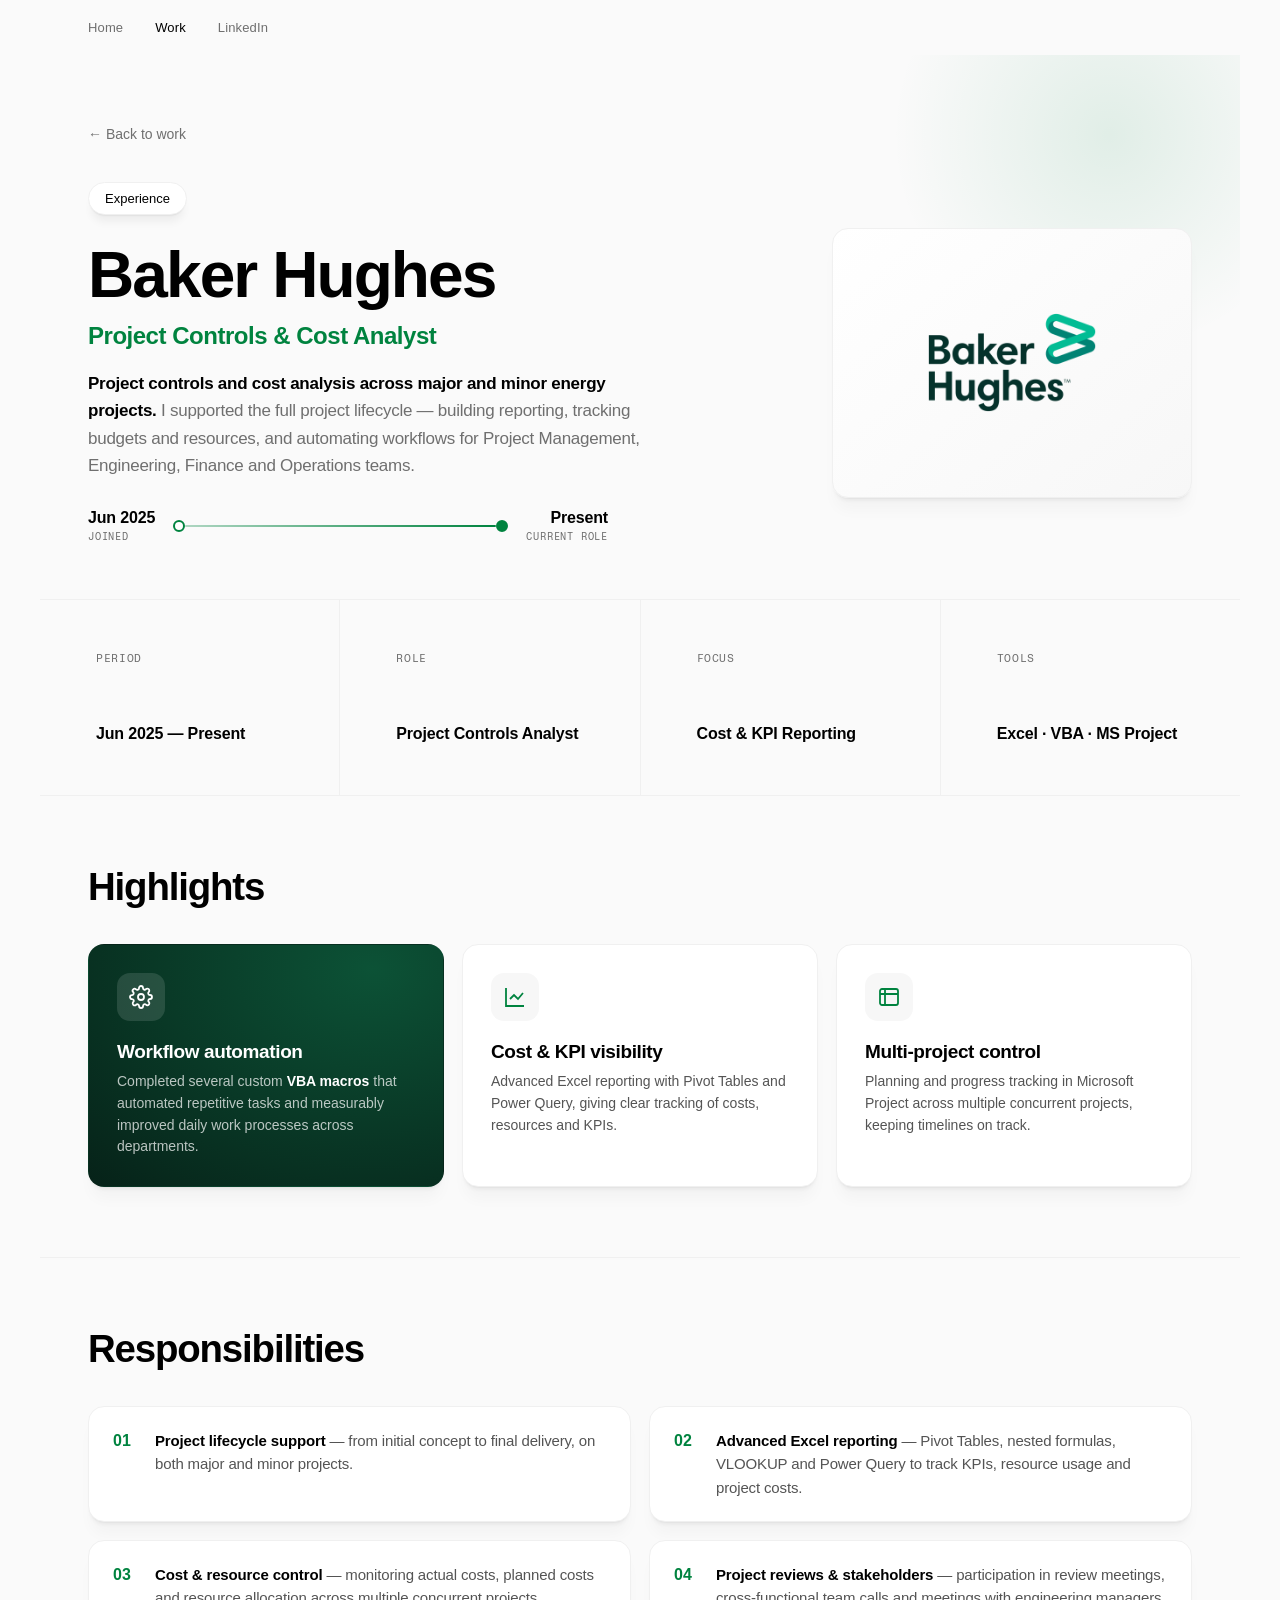
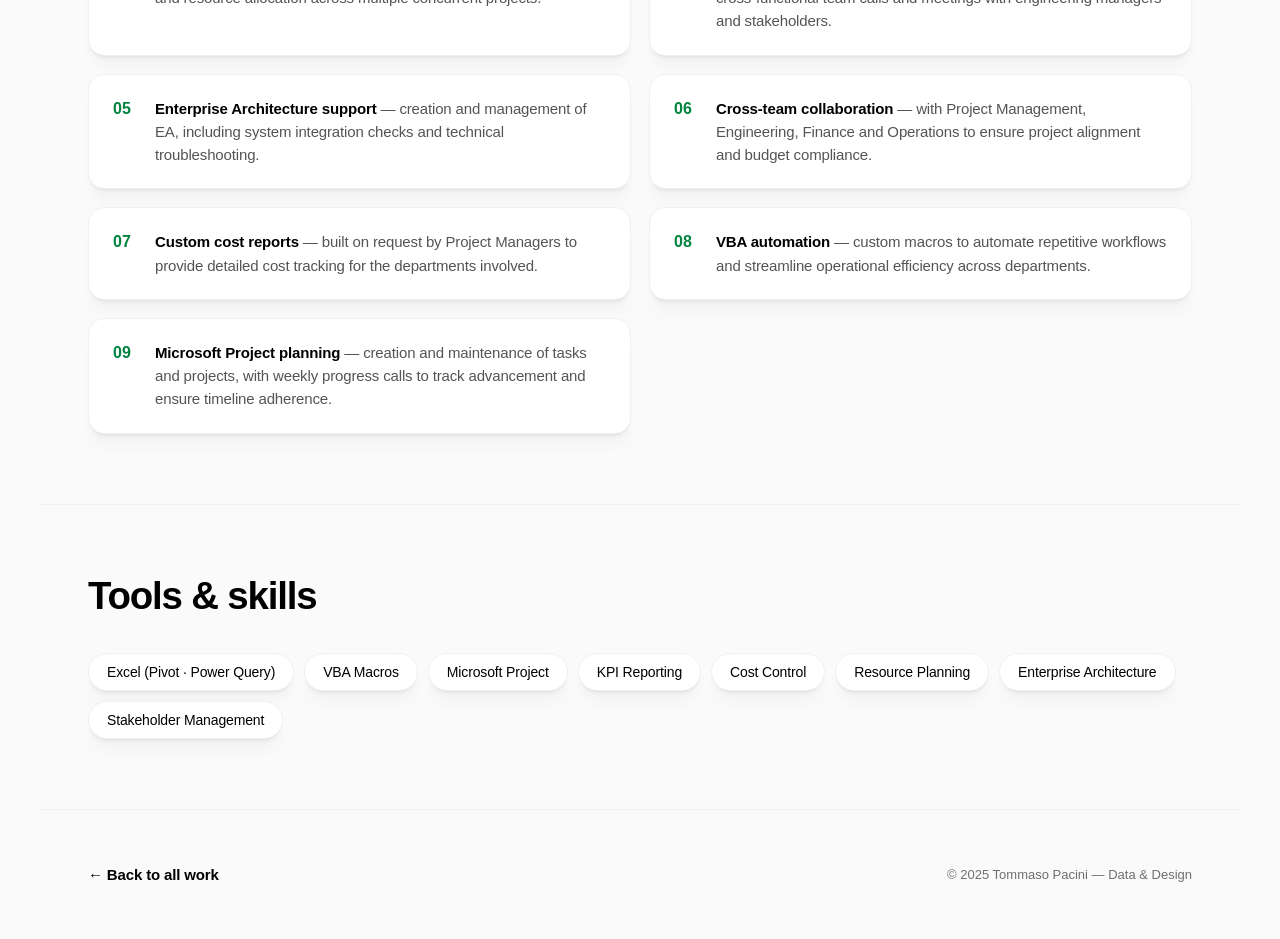
<file: baker-hughes.html>
<!DOCTYPE html>
<html lang="en">
<head>
<meta charset="UTF-8">
<meta name="viewport" content="width=device-width, initial-scale=1.0">
<title>Baker Hughes — Tommaso Pacini</title>
<link rel="icon" type="image/png" href="favicon.png">
<link rel="apple-touch-icon" href="apple-touch-icon.png">
<link rel="preconnect" href="https://rsms.me/">
<link rel="stylesheet" href="https://rsms.me/inter/inter.css">
<link rel="preconnect" href="https://fonts.googleapis.com">
<link rel="preconnect" href="https://fonts.gstatic.com" crossorigin>
<link href="https://fonts.googleapis.com/css2?family=Fragment+Mono&display=swap" rel="stylesheet">
<style>
:root {
  --white:#fff; --g-50:#fafafa; --g-100:#f7f7f7; --g-150:#f0f0f0; --g-200:#dedede;
  --g-300:#949494; --g-500:#6f6f6f; --g-600:#545454; --g-800:#2b2b2b; --black:#000;
  --bh:#00833f; --bh-dark:#0a3d2b;
  --font-display:'InterDisplay','Inter Display','Inter',sans-serif;
  --font-body:'Inter',sans-serif; --font-mono:'Fragment Mono',monospace;
  --r-card:16px; --r-pill:100px;
  --shadow-card:0px 0.597144px 0.597144px -0.9375px rgba(0,0,0,0.07),0px 1.81088px 1.81088px -1.875px rgba(0,0,0,0.07),0px 4.78699px 4.78699px -2.8125px rgba(0,0,0,0.06),0px 15px 15px -3.75px rgba(0,0,0,0.03);
  --shadow-float:0px 0.602187px 0.602187px -1.25px rgba(0,0,0,0.18),0px 2.288533px 2.288533px -2.5px rgba(0,0,0,0.16),0px 10px 10px -3.75px rgba(0,0,0,0.06);
  --ease:cubic-bezier(0.44,0,0.56,1); --ease-spring:cubic-bezier(0.22,1,0.36,1);
}
*,*::before,*::after{box-sizing:border-box;margin:0;padding:0;}
html{scroll-behavior:smooth;}
body{font-family:var(--font-body);background:var(--white);color:var(--black);-webkit-font-smoothing:antialiased;overflow-x:hidden;}
.frame{max-width:1200px;margin:0 auto;border-left:1px solid var(--g-150);border-right:1px solid var(--g-150);background:var(--g-50);min-height:100vh;}

/* NAV */
nav{position:sticky;top:0;z-index:300;background:rgba(250,250,250,0.88);backdrop-filter:blur(12px);-webkit-backdrop-filter:blur(12px);padding:20px 0;}
.nav-inner{display:flex;align-items:center;gap:32px;max-width:1200px;margin:0 auto;padding:0 48px;}
nav a{font-size:13px;letter-spacing:0.01em;color:var(--g-500);text-decoration:none;transition:color .25s var(--ease);}
nav a:hover,nav a.active{color:var(--black);}

/* HERO */
.hero{padding:70px 48px 56px;border-bottom:1px solid var(--g-150);}
.back{display:inline-flex;align-items:center;gap:8px;font-size:14px;font-weight:500;color:var(--g-500);text-decoration:none;margin-bottom:40px;transition:gap .25s var(--ease),color .25s var(--ease);}
.back:hover{gap:12px;color:var(--black);}
.badge{display:inline-flex;align-items:center;gap:8px;background:var(--white);border:1px solid var(--g-150);border-radius:var(--r-pill);padding:8px 16px;font-size:13px;font-weight:500;color:var(--black);box-shadow:var(--shadow-float);margin-bottom:28px;}
.hero-grid{display:grid;grid-template-columns:1fr 360px;gap:48px;align-items:center;}
.hero h1{font-family:var(--font-display);font-size:clamp(40px,5vw,68px);font-weight:600;letter-spacing:-0.03em;line-height:1.02;margin-bottom:14px;}
.role{font-family:var(--font-display);font-size:clamp(18px,2vw,24px);font-weight:600;letter-spacing:-0.02em;color:var(--bh);margin-bottom:20px;}
.intro{font-size:17px;font-weight:500;letter-spacing:-0.015em;line-height:1.6;color:var(--g-500);max-width:560px;}
.intro strong{color:var(--black);font-weight:600;}
.logo-card{background:linear-gradient(140deg,#fff,var(--g-100));border:1px solid var(--g-150);border-radius:var(--r-card);box-shadow:var(--shadow-card);aspect-ratio:4/3;display:flex;align-items:center;justify-content:center;padding:36px;}
.logo-card img{max-width:78%;height:auto;}

/* META */
.meta{display:grid;grid-template-columns:repeat(4,1fr);gap:1px;background:var(--g-150);border-bottom:1px solid var(--g-150);}
.meta div{background:var(--g-50);padding:26px 28px;}
.meta .k{font-family:var(--font-mono);font-size:11px;letter-spacing:.06em;text-transform:uppercase;color:var(--g-500);margin-bottom:8px;}
.meta .v{font-family:var(--font-display);font-size:16px;font-weight:600;letter-spacing:-0.01em;color:var(--black);}

/* SECTION */
.sec{padding:70px 48px;border-bottom:1px solid var(--g-150);}
.eyebrow{font-family:var(--font-mono);font-size:12px;letter-spacing:.06em;text-transform:uppercase;color:var(--g-500);margin-bottom:14px;}
.sec h2{font-family:var(--font-display);font-size:clamp(26px,3vw,40px);font-weight:600;letter-spacing:-0.03em;line-height:1.1;margin-bottom:36px;}

/* responsibilities */
.resp{list-style:none;display:grid;grid-template-columns:1fr 1fr;gap:18px;}
.resp li{display:flex;gap:16px;background:var(--white);border:1px solid var(--g-150);border-radius:var(--r-card);box-shadow:var(--shadow-card);padding:22px 24px;align-items:flex-start;}
.resp .n{font-family:var(--font-display);font-size:16px;font-weight:600;color:var(--bh);flex-shrink:0;width:26px;line-height:1.5;}
.resp p{font-size:15px;font-weight:450;letter-spacing:-0.01em;line-height:1.55;color:var(--g-600);}
.resp p b{color:var(--black);font-weight:600;}

/* tools */
.tools{display:flex;flex-wrap:wrap;gap:10px;}
.tool{background:var(--white);border:1px solid var(--g-150);border-radius:var(--r-pill);padding:10px 18px;font-size:14px;font-weight:500;letter-spacing:-0.01em;color:var(--black);box-shadow:var(--shadow-card);}

/* footer */
.foot{padding:56px 48px;display:flex;align-items:center;justify-content:space-between;gap:24px;flex-wrap:wrap;}
.foot a.cta{display:inline-flex;align-items:center;gap:8px;background:none;color:var(--black);font-family:var(--font-display);font-size:15px;font-weight:600;letter-spacing:-0.01em;text-decoration:none;padding:0;transition:gap .25s var(--ease);}
.foot a.cta:hover{gap:12px;}
.foot .muted{font-size:13px;color:var(--g-500);}

/* ambient accent nell'hero */
.hero{position:relative;overflow:hidden;}
.hero::before{content:'';position:absolute;top:-140px;right:-90px;width:440px;height:440px;border-radius:50%;background:radial-gradient(circle,rgba(0,131,63,0.10),transparent 70%);pointer-events:none;}
.hero>*{position:relative;z-index:1;}

@keyframes pulse{0%,100%{box-shadow:0 0 0 0 rgba(0,131,63,.4);}50%{box-shadow:0 0 0 7px rgba(0,131,63,0);}}

/* timeline periodo */
.timeline{display:flex;align-items:center;gap:18px;margin-top:30px;max-width:520px;}
.tl-end{display:flex;flex-direction:column;gap:3px;}
.tl-end.right{align-items:flex-end;text-align:right;}
.tl-date{font-family:var(--font-display);font-size:16px;font-weight:600;letter-spacing:-0.01em;color:var(--black);}
.tl-label{font-family:var(--font-mono);font-size:10px;letter-spacing:.08em;text-transform:uppercase;color:var(--g-500);}
.tl-track{flex:1;display:flex;align-items:center;}
.tl-line{flex:1;height:2px;background:linear-gradient(90deg,rgba(0,131,63,.3),var(--bh));border-radius:2px;}
.tl-node{width:12px;height:12px;border-radius:50%;background:var(--white);border:2px solid var(--bh);flex-shrink:0;}
.tl-node.now{background:var(--bh);border-color:var(--bh);animation:pulse 2.2s ease-in-out infinite;}

/* highlights */
.hl-grid{display:grid;grid-template-columns:repeat(3,1fr);gap:18px;}
.hl-card{background:var(--white);border:1px solid var(--g-150);border-radius:var(--r-card);box-shadow:var(--shadow-card);padding:28px;transition:transform .3s var(--ease-spring),box-shadow .3s var(--ease-spring);}
.hl-card:hover{transform:translateY(-4px);box-shadow:var(--shadow-card),0 24px 44px -20px rgba(0,0,0,.22);}
.hl-card.accent{background:radial-gradient(120% 130% at 80% 10%,#0c5236,#062017);border-color:transparent;color:#fff;}
.hl-ico{width:48px;height:48px;border-radius:13px;background:var(--g-100);display:flex;align-items:center;justify-content:center;color:var(--bh);margin-bottom:20px;}
.hl-card.accent .hl-ico{background:rgba(255,255,255,.12);color:#fff;}
.hl-title{font-family:var(--font-display);font-size:19px;font-weight:600;letter-spacing:-0.02em;margin-bottom:8px;color:var(--black);}
.hl-card.accent .hl-title{color:#fff;}
.hl-card p{font-size:14px;line-height:1.55;color:var(--g-600);}
.hl-card.accent p{color:rgba(255,255,255,.72);}

@media(max-width:960px){
  .nav-inner,.hero,.sec,.foot{padding-left:28px;padding-right:28px;}
  .hero-grid{grid-template-columns:1fr;}
  .logo-card{max-width:320px;}
  .meta{grid-template-columns:1fr 1fr;}
  .resp{grid-template-columns:1fr;}
  .hl-grid{grid-template-columns:1fr;}
}
/* ── a11y (apple-design): focus visibile da tastiera + reduced motion ── */
a:focus-visible,button:focus-visible,.btn:focus-visible,.btn-dark:focus-visible,.btn-ghost:focus-visible,.contact-btn:focus-visible,.cta-white:focus-visible,.cta-ghost:focus-visible,[tabindex]:focus-visible{outline:2px solid #1a6dff;outline-offset:3px;border-radius:6px;}
@media (prefers-reduced-motion: reduce){*,*::before,*::after{animation-duration:.001ms!important;animation-iteration-count:1!important;transition-duration:.001ms!important;scroll-behavior:auto!important;}}
/* grigio uniforme edge-to-edge (rimosse strisce/bordi bianchi laterali) */
body{background:#fafafa!important;}
.page-frame,.frame{border-left:none!important;border-right:none!important;}
</style>
</head>
<body>
<div class="frame">

  <nav>
    <div class="nav-inner">
      <a href="index.html">Home</a>
      <a href="work.html" class="active">Work</a>
      <a href="https://www.linkedin.com/in/tommaso-pacini-035a2924a/" target="_blank">LinkedIn</a>
    </div>
  </nav>

  <!-- HERO -->
  <section class="hero">
    <a class="back" href="work.html">← Back to work</a>
    <div class="hero-grid">
      <div>
        <span class="badge">Experience</span>
        <h1>Baker Hughes</h1>
        <div class="role">Project Controls &amp; Cost Analyst</div>
        <p class="intro">
          <strong>Project controls and cost analysis across major and minor energy projects.</strong>
          I supported the full project lifecycle — building reporting, tracking budgets and resources, and automating
          workflows for Project Management, Engineering, Finance and Operations teams.
        </p>

        <div class="timeline">
          <div class="tl-end">
            <span class="tl-date">Jun 2025</span>
            <span class="tl-label">Joined</span>
          </div>
          <div class="tl-track">
            <span class="tl-node"></span>
            <span class="tl-line"></span>
            <span class="tl-node now"></span>
          </div>
          <div class="tl-end right">
            <span class="tl-date">Present</span>
            <span class="tl-label">Current role</span>
          </div>
        </div>
      </div>
      <div class="logo-card">
        <img src="images/baker-hughes.png" alt="Baker Hughes">
      </div>
    </div>
  </section>

  <!-- META -->
  <div class="meta">
    <div><div class="k">Period</div><div class="v">Jun 2025 — Present</div></div>
    <div><div class="k">Role</div><div class="v">Project Controls Analyst</div></div>
    <div><div class="k">Focus</div><div class="v">Cost &amp; KPI Reporting</div></div>
    <div><div class="k">Tools</div><div class="v">Excel · VBA · MS Project</div></div>
  </div>

  <!-- HIGHLIGHTS -->
  <section class="sec">
    <h2>Highlights</h2>
    <div class="hl-grid">
      <div class="hl-card accent">
        <div class="hl-ico"><svg width="24" height="24" viewBox="0 0 24 24" fill="none" stroke="currentColor" stroke-width="1.8"><path d="M12 15a3 3 0 1 0 0-6 3 3 0 0 0 0 6z"/><path d="M19.4 15a1.65 1.65 0 0 0 .33 1.82l.06.06a2 2 0 1 1-2.83 2.83l-.06-.06a1.65 1.65 0 0 0-1.82-.33 1.65 1.65 0 0 0-1 1.51V21a2 2 0 0 1-4 0v-.09A1.65 1.65 0 0 0 9 19.4a1.65 1.65 0 0 0-1.82.33l-.06.06a2 2 0 1 1-2.83-2.83l.06-.06a1.65 1.65 0 0 0 .33-1.82 1.65 1.65 0 0 0-1.51-1H3a2 2 0 0 1 0-4h.09A1.65 1.65 0 0 0 4.6 9a1.65 1.65 0 0 0-.33-1.82l-.06-.06a2 2 0 1 1 2.83-2.83l.06.06a1.65 1.65 0 0 0 1.82.33H9a1.65 1.65 0 0 0 1-1.51V3a2 2 0 0 1 4 0v.09a1.65 1.65 0 0 0 1 1.51 1.65 1.65 0 0 0 1.82-.33l.06-.06a2 2 0 1 1 2.83 2.83l-.06.06a1.65 1.65 0 0 0-.33 1.82V9a1.65 1.65 0 0 0 1.51 1H21a2 2 0 0 1 0 4h-.09a1.65 1.65 0 0 0-1.51 1z"/></svg></div>
        <div class="hl-title">Workflow automation</div>
        <p>Completed several custom <b style="color:#fff">VBA macros</b> that automated repetitive tasks and measurably improved daily work processes across departments.</p>
      </div>
      <div class="hl-card">
        <div class="hl-ico"><svg width="24" height="24" viewBox="0 0 24 24" fill="none" stroke="currentColor" stroke-width="1.8"><path d="M3 3v18h18"/><path d="M7 14l4-4 4 4 5-6"/></svg></div>
        <div class="hl-title">Cost &amp; KPI visibility</div>
        <p>Advanced Excel reporting with Pivot Tables and Power Query, giving clear tracking of costs, resources and KPIs.</p>
      </div>
      <div class="hl-card">
        <div class="hl-ico"><svg width="24" height="24" viewBox="0 0 24 24" fill="none" stroke="currentColor" stroke-width="1.8"><rect x="3" y="4" width="18" height="16" rx="2"/><path d="M3 9h18M8 4v16"/></svg></div>
        <div class="hl-title">Multi-project control</div>
        <p>Planning and progress tracking in Microsoft Project across multiple concurrent projects, keeping timelines on track.</p>
      </div>
    </div>
  </section>

  <!-- RESPONSIBILITIES -->
  <section class="sec">
    <h2>Responsibilities</h2>
    <ul class="resp">
      <li><span class="n">01</span><p><b>Project lifecycle support</b> — from initial concept to final delivery, on both major and minor projects.</p></li>
      <li><span class="n">02</span><p><b>Advanced Excel reporting</b> — Pivot Tables, nested formulas, VLOOKUP and Power Query to track KPIs, resource usage and project costs.</p></li>
      <li><span class="n">03</span><p><b>Cost &amp; resource control</b> — monitoring actual costs, planned costs and resource allocation across multiple concurrent projects.</p></li>
      <li><span class="n">04</span><p><b>Project reviews &amp; stakeholders</b> — participation in review meetings, cross-functional team calls and meetings with engineering managers and stakeholders.</p></li>
      <li><span class="n">05</span><p><b>Enterprise Architecture support</b> — creation and management of EA, including system integration checks and technical troubleshooting.</p></li>
      <li><span class="n">06</span><p><b>Cross-team collaboration</b> — with Project Management, Engineering, Finance and Operations to ensure project alignment and budget compliance.</p></li>
      <li><span class="n">07</span><p><b>Custom cost reports</b> — built on request by Project Managers to provide detailed cost tracking for the departments involved.</p></li>
      <li><span class="n">08</span><p><b>VBA automation</b> — custom macros to automate repetitive workflows and streamline operational efficiency across departments.</p></li>
      <li><span class="n">09</span><p><b>Microsoft Project planning</b> — creation and maintenance of tasks and projects, with weekly progress calls to track advancement and ensure timeline adherence.</p></li>
    </ul>
  </section>

  <!-- TOOLS -->
  <section class="sec">
    <h2>Tools &amp; skills</h2>
    <div class="tools">
      <span class="tool">Excel (Pivot · Power Query)</span>
      <span class="tool">VBA Macros</span>
      <span class="tool">Microsoft Project</span>
      <span class="tool">KPI Reporting</span>
      <span class="tool">Cost Control</span>
      <span class="tool">Resource Planning</span>
      <span class="tool">Enterprise Architecture</span>
      <span class="tool">Stakeholder Management</span>
    </div>
  </section>

  <!-- FOOTER -->
  <div class="foot">
    <a class="cta" href="work.html">← Back to all work</a>
    <span class="muted">© 2025 Tommaso Pacini — Data &amp; Design</span>
  </div>

</div>
</body>
</html>
</file>
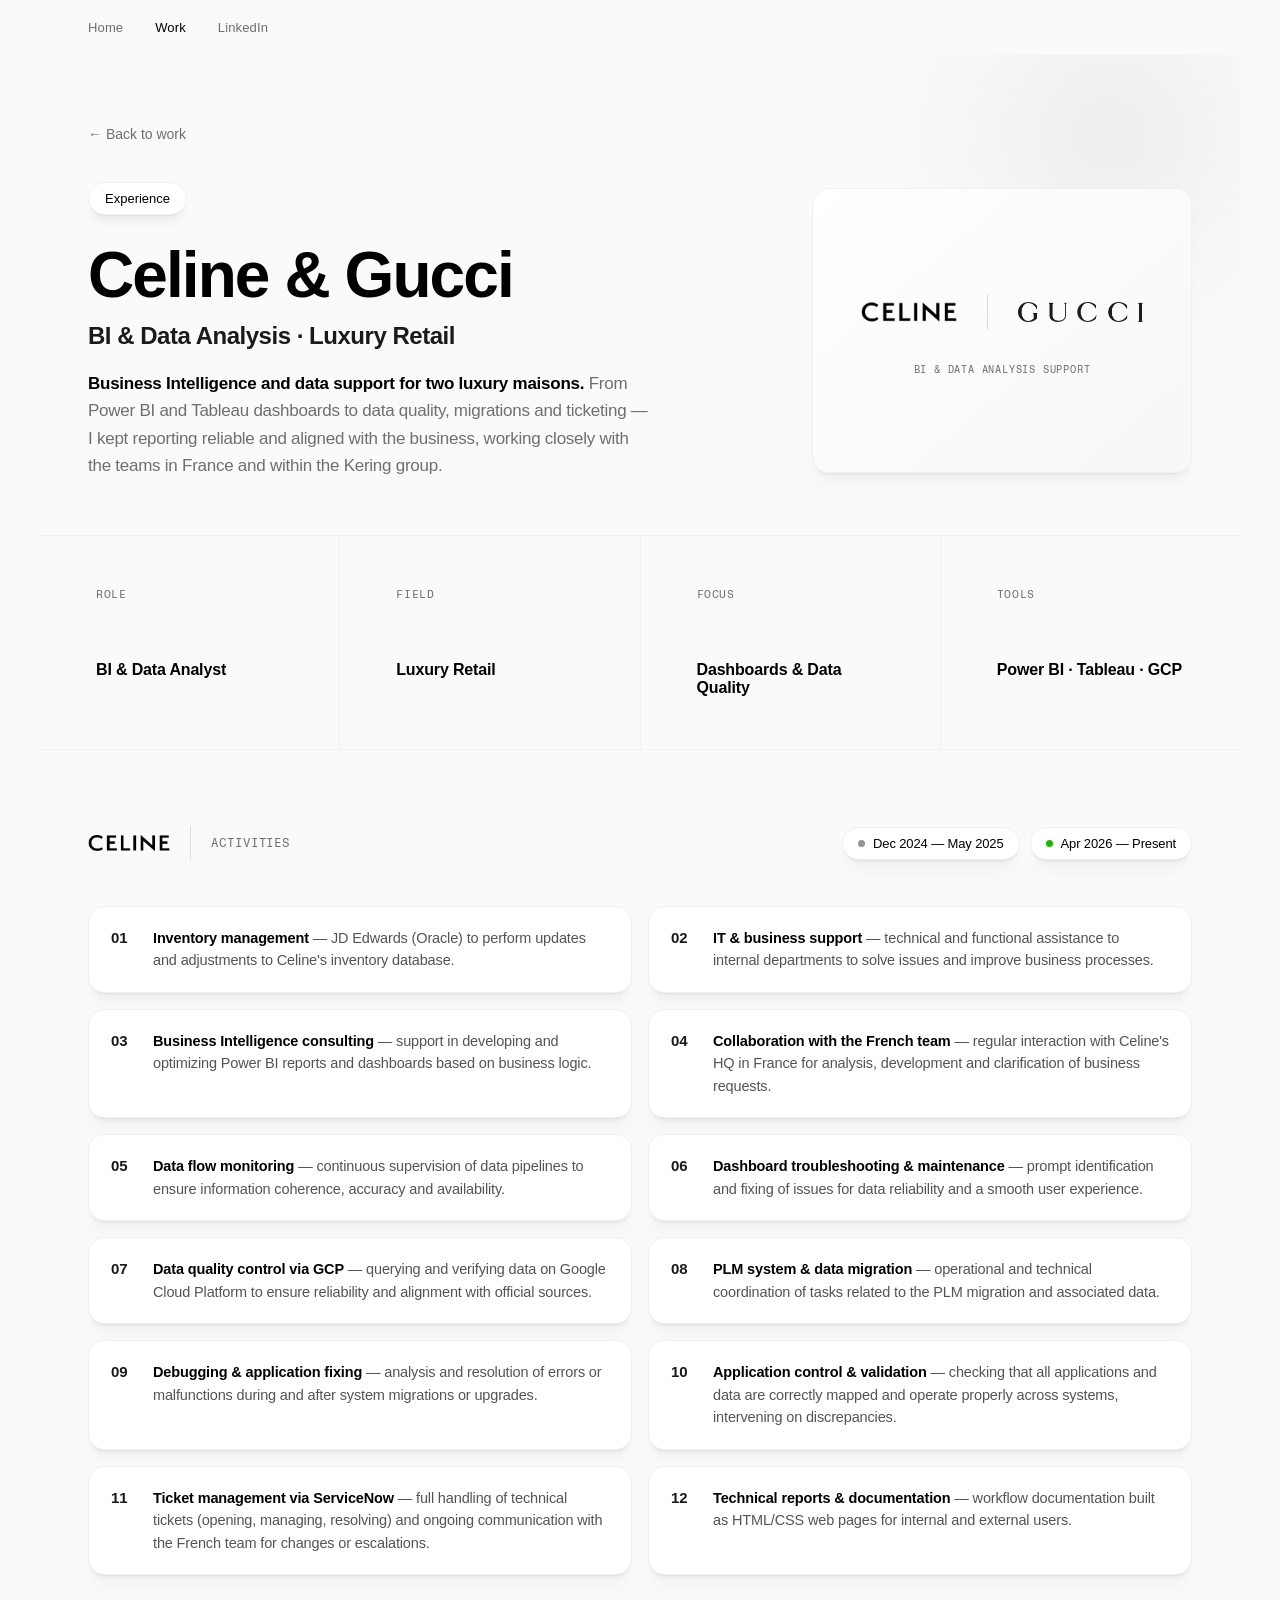
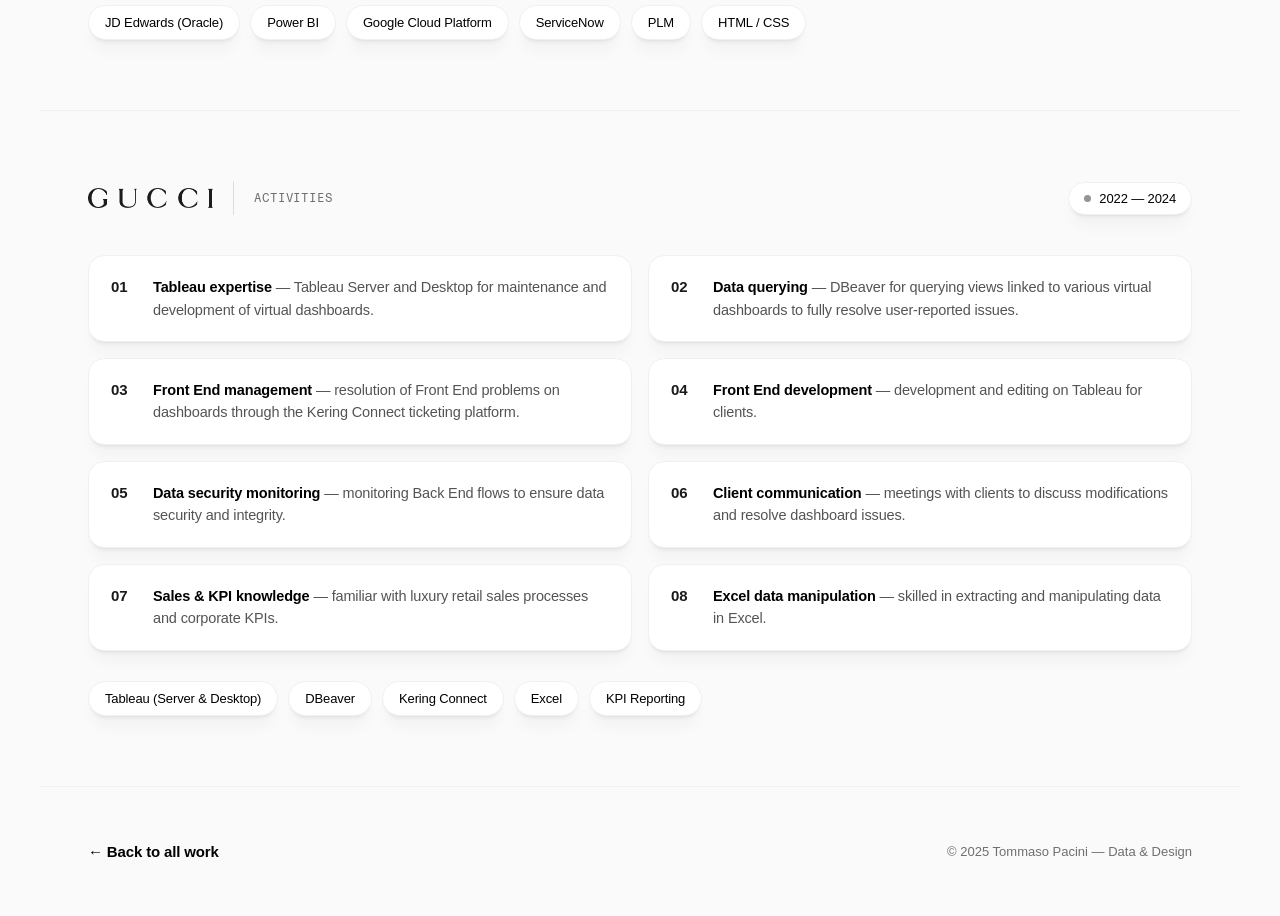
<file: celine-gucci.html>
<!DOCTYPE html>
<html lang="en">
<head>
<meta charset="UTF-8">
<meta name="viewport" content="width=device-width, initial-scale=1.0">
<title>Celine &amp; Gucci — Tommaso Pacini</title>
<link rel="icon" type="image/png" href="favicon.png">
<link rel="apple-touch-icon" href="apple-touch-icon.png">
<link rel="preconnect" href="https://rsms.me/">
<link rel="stylesheet" href="https://rsms.me/inter/inter.css">
<link rel="preconnect" href="https://fonts.googleapis.com">
<link rel="preconnect" href="https://fonts.gstatic.com" crossorigin>
<link href="https://fonts.googleapis.com/css2?family=Fragment+Mono&display=swap" rel="stylesheet">
<style>
:root {
  --white:#fff; --g-50:#fafafa; --g-100:#f7f7f7; --g-150:#f0f0f0; --g-200:#dedede;
  --g-300:#949494; --g-500:#6f6f6f; --g-600:#545454; --g-800:#2b2b2b; --black:#000;
  --accent:#1a1a1a;
  --font-display:'InterDisplay','Inter Display','Inter',sans-serif;
  --font-body:'Inter',sans-serif; --font-mono:'Fragment Mono',monospace;
  --r-card:16px; --r-pill:100px;
  --shadow-card:0px 0.597144px 0.597144px -0.9375px rgba(0,0,0,0.07),0px 1.81088px 1.81088px -1.875px rgba(0,0,0,0.07),0px 4.78699px 4.78699px -2.8125px rgba(0,0,0,0.06),0px 15px 15px -3.75px rgba(0,0,0,0.03);
  --shadow-float:0px 0.602187px 0.602187px -1.25px rgba(0,0,0,0.18),0px 2.288533px 2.288533px -2.5px rgba(0,0,0,0.16),0px 10px 10px -3.75px rgba(0,0,0,0.06);
  --ease:cubic-bezier(0.44,0,0.56,1); --ease-spring:cubic-bezier(0.22,1,0.36,1);
}
*,*::before,*::after{box-sizing:border-box;margin:0;padding:0;}
html{scroll-behavior:smooth;}
body{font-family:var(--font-body);background:var(--white);color:var(--black);-webkit-font-smoothing:antialiased;overflow-x:hidden;}
.frame{max-width:1200px;margin:0 auto;border-left:1px solid var(--g-150);border-right:1px solid var(--g-150);background:var(--g-50);min-height:100vh;}

/* NAV */
nav{position:sticky;top:0;z-index:300;background:rgba(250,250,250,0.88);backdrop-filter:blur(12px);-webkit-backdrop-filter:blur(12px);padding:20px 0;}
.nav-inner{display:flex;align-items:center;gap:32px;max-width:1200px;margin:0 auto;padding:0 48px;}
nav a{font-size:13px;letter-spacing:0.01em;color:var(--g-500);text-decoration:none;transition:color .25s var(--ease);}
nav a:hover,nav a.active{color:var(--black);}

/* HERO */
.hero{position:relative;overflow:hidden;padding:70px 48px 56px;border-bottom:1px solid var(--g-150);}
.hero::before{content:'';position:absolute;top:-140px;right:-90px;width:440px;height:440px;border-radius:50%;background:radial-gradient(circle,rgba(0,0,0,0.05),transparent 70%);pointer-events:none;}
.hero>*{position:relative;z-index:1;}
.back{display:inline-flex;align-items:center;gap:8px;font-size:14px;font-weight:500;color:var(--g-500);text-decoration:none;margin-bottom:40px;transition:gap .25s var(--ease),color .25s var(--ease);}
.back:hover{gap:12px;color:var(--black);}
.badge{display:inline-flex;align-items:center;gap:8px;background:var(--white);border:1px solid var(--g-150);border-radius:var(--r-pill);padding:8px 16px;font-size:13px;font-weight:500;color:var(--black);box-shadow:var(--shadow-float);margin-bottom:28px;}
.hero-grid{display:grid;grid-template-columns:1fr 380px;gap:48px;align-items:center;}
.hero h1{font-family:var(--font-display);font-size:clamp(40px,5vw,68px);font-weight:600;letter-spacing:-0.03em;line-height:1.02;margin-bottom:14px;}
.role{font-family:var(--font-display);font-size:clamp(18px,2vw,24px);font-weight:600;letter-spacing:-0.02em;color:var(--accent);margin-bottom:20px;}
.intro{font-size:17px;font-weight:500;letter-spacing:-0.015em;line-height:1.6;color:var(--g-500);max-width:560px;}
.intro strong{color:var(--black);font-weight:600;}

/* logos card */
.logos-card{background:linear-gradient(140deg,#fff,var(--g-100));border:1px solid var(--g-150);border-radius:var(--r-card);box-shadow:var(--shadow-card);aspect-ratio:4/3;display:flex;flex-direction:column;align-items:center;justify-content:center;gap:24px;padding:36px;}
.logos-row{display:flex;align-items:center;justify-content:center;gap:30px;width:100%;}
.logos-row img{width:auto;max-width:42%;object-fit:contain;}
.logos-row img[alt="Celine"]{height:54px;}
.logos-row img[alt="Gucci"]{height:20px;}
.logos-div{width:1px;height:36px;background:var(--g-200);}
.logos-cap{font-family:var(--font-mono);font-size:10px;letter-spacing:.08em;text-transform:uppercase;color:var(--g-500);}

/* META */
.meta{display:grid;grid-template-columns:repeat(4,1fr);gap:1px;background:var(--g-150);border-bottom:1px solid var(--g-150);}
.meta div{background:var(--g-50);padding:26px 28px;}
.meta .k{font-family:var(--font-mono);font-size:11px;letter-spacing:.06em;text-transform:uppercase;color:var(--g-500);margin-bottom:8px;}
.meta .v{font-family:var(--font-display);font-size:16px;font-weight:600;letter-spacing:-0.01em;color:var(--black);}

/* BRAND SECTION */
.brand{padding:70px 48px;border-bottom:1px solid var(--g-150);}
.brand-head{display:flex;align-items:center;gap:20px;margin-bottom:40px;justify-content:space-between;flex-wrap:wrap;}
.brand-head-left{display:flex;align-items:center;gap:20px;}
.brand-period{display:flex;align-items:center;gap:10px;flex-wrap:wrap;}
.pchip{display:inline-flex;align-items:center;gap:8px;background:var(--white);border:1px solid var(--g-150);border-radius:var(--r-pill);padding:8px 15px;font-size:13px;font-weight:500;letter-spacing:-0.01em;color:var(--black);box-shadow:var(--shadow-card);}
.pchip .dot{width:7px;height:7px;border-radius:50%;flex-shrink:0;}
.pchip .dot.past{background:var(--g-300);}
.pchip .dot.live{background:#21b30b;animation:pulse 2.2s ease-in-out infinite;}
@keyframes pulse{0%,100%{box-shadow:0 0 0 0 rgba(33,179,11,.4);}50%{box-shadow:0 0 0 6px rgba(33,179,11,0);}}
.brand-logo{display:flex;align-items:center;}
.brand-logo img{width:auto;object-fit:contain;}
.brand-logo img[alt="Celine"]{height:46px;}
.brand-logo img[alt="Gucci"]{height:20px;}
.brand-head .sep{width:1px;height:34px;background:var(--g-200);}
.brand-head .lab{font-family:var(--font-mono);font-size:12px;letter-spacing:.08em;text-transform:uppercase;color:var(--g-500);}

.resp{list-style:none;display:grid;grid-template-columns:1fr 1fr;gap:16px;}
.resp li{display:flex;gap:16px;background:var(--white);border:1px solid var(--g-150);border-radius:var(--r-card);box-shadow:var(--shadow-card);padding:20px 22px;align-items:flex-start;transition:transform .25s var(--ease-spring),box-shadow .25s var(--ease-spring);}
.resp li:hover{transform:translateY(-3px);box-shadow:var(--shadow-card),0 22px 40px -22px rgba(0,0,0,.2);}
.resp .n{font-family:var(--font-display);font-size:15px;font-weight:600;color:var(--accent);flex-shrink:0;width:26px;line-height:1.5;}
.resp p{font-size:14.5px;font-weight:450;letter-spacing:-0.01em;line-height:1.55;color:var(--g-600);}
.resp p b{color:var(--black);font-weight:600;}

/* tools */
.tools{display:flex;flex-wrap:wrap;gap:10px;margin-top:30px;}
.tool{background:var(--white);border:1px solid var(--g-150);border-radius:var(--r-pill);padding:9px 16px;font-size:13px;font-weight:500;letter-spacing:-0.01em;color:var(--black);box-shadow:var(--shadow-card);}

/* footer */
.foot{padding:56px 48px;display:flex;align-items:center;justify-content:space-between;gap:24px;flex-wrap:wrap;}
.foot a.cta{display:inline-flex;align-items:center;gap:8px;background:none;color:var(--black);font-family:var(--font-display);font-size:15px;font-weight:600;letter-spacing:-0.01em;text-decoration:none;padding:0;transition:gap .25s var(--ease);}
.foot a.cta:hover{gap:12px;}
.foot .muted{font-size:13px;color:var(--g-500);}

@media(max-width:960px){
  .nav-inner,.hero,.brand,.foot{padding-left:28px;padding-right:28px;}
  .hero-grid{grid-template-columns:1fr;}
  .logos-card{max-width:340px;}
  .meta{grid-template-columns:1fr 1fr;}
  .resp{grid-template-columns:1fr;}
}
/* ── a11y (apple-design): focus visibile da tastiera + reduced motion ── */
a:focus-visible,button:focus-visible,.btn:focus-visible,.btn-dark:focus-visible,.btn-ghost:focus-visible,.contact-btn:focus-visible,.cta-white:focus-visible,.cta-ghost:focus-visible,[tabindex]:focus-visible{outline:2px solid #1a6dff;outline-offset:3px;border-radius:6px;}
@media (prefers-reduced-motion: reduce){*,*::before,*::after{animation-duration:.001ms!important;animation-iteration-count:1!important;transition-duration:.001ms!important;scroll-behavior:auto!important;}}
/* grigio uniforme edge-to-edge (rimosse strisce/bordi bianchi laterali) */
body{background:#fafafa!important;}
.page-frame,.frame{border-left:none!important;border-right:none!important;}
</style>
</head>
<body>
<div class="frame">

  <nav>
    <div class="nav-inner">
      <a href="index.html">Home</a>
      <a href="work.html" class="active">Work</a>
      <a href="https://www.linkedin.com/in/tommaso-pacini-035a2924a/" target="_blank">LinkedIn</a>
    </div>
  </nav>

  <!-- HERO -->
  <section class="hero">
    <a class="back" href="work.html">← Back to work</a>
    <div class="hero-grid">
      <div>
        <span class="badge">Experience</span>
        <h1>Celine &amp; Gucci</h1>
        <div class="role">BI &amp; Data Analysis · Luxury Retail</div>
        <p class="intro">
          <strong>Business Intelligence and data support for two luxury maisons.</strong>
          From Power BI and Tableau dashboards to data quality, migrations and ticketing — I kept reporting reliable and
          aligned with the business, working closely with the teams in France and within the Kering group.
        </p>
      </div>
      <div class="logos-card">
        <div class="logos-row">
          <img src="images/celine.png" alt="Celine">
          <span class="logos-div"></span>
          <img src="images/gucci.png" alt="Gucci">
        </div>
        <span class="logos-cap">BI &amp; Data Analysis support</span>
      </div>
    </div>
  </section>

  <!-- META -->
  <div class="meta">
    <div><div class="k">Role</div><div class="v">BI &amp; Data Analyst</div></div>
    <div><div class="k">Field</div><div class="v">Luxury Retail</div></div>
    <div><div class="k">Focus</div><div class="v">Dashboards &amp; Data Quality</div></div>
    <div><div class="k">Tools</div><div class="v">Power BI · Tableau · GCP</div></div>
  </div>

  <!-- CELINE -->
  <section class="brand">
    <div class="brand-head">
      <div class="brand-head-left">
        <span class="brand-logo"><img src="images/celine.png" alt="Celine"></span>
        <span class="sep"></span>
        <span class="lab">Activities</span>
      </div>
      <div class="brand-period">
        <span class="pchip"><span class="dot past"></span>Dec 2024 — May 2025</span>
        <span class="pchip"><span class="dot live"></span>Apr 2026 — Present</span>
      </div>
    </div>
    <ul class="resp">
      <li><span class="n">01</span><p><b>Inventory management</b> — JD Edwards (Oracle) to perform updates and adjustments to Celine's inventory database.</p></li>
      <li><span class="n">02</span><p><b>IT &amp; business support</b> — technical and functional assistance to internal departments to solve issues and improve business processes.</p></li>
      <li><span class="n">03</span><p><b>Business Intelligence consulting</b> — support in developing and optimizing Power BI reports and dashboards based on business logic.</p></li>
      <li><span class="n">04</span><p><b>Collaboration with the French team</b> — regular interaction with Celine's HQ in France for analysis, development and clarification of business requests.</p></li>
      <li><span class="n">05</span><p><b>Data flow monitoring</b> — continuous supervision of data pipelines to ensure information coherence, accuracy and availability.</p></li>
      <li><span class="n">06</span><p><b>Dashboard troubleshooting &amp; maintenance</b> — prompt identification and fixing of issues for data reliability and a smooth user experience.</p></li>
      <li><span class="n">07</span><p><b>Data quality control via GCP</b> — querying and verifying data on Google Cloud Platform to ensure reliability and alignment with official sources.</p></li>
      <li><span class="n">08</span><p><b>PLM system &amp; data migration</b> — operational and technical coordination of tasks related to the PLM migration and associated data.</p></li>
      <li><span class="n">09</span><p><b>Debugging &amp; application fixing</b> — analysis and resolution of errors or malfunctions during and after system migrations or upgrades.</p></li>
      <li><span class="n">10</span><p><b>Application control &amp; validation</b> — checking that all applications and data are correctly mapped and operate properly across systems, intervening on discrepancies.</p></li>
      <li><span class="n">11</span><p><b>Ticket management via ServiceNow</b> — full handling of technical tickets (opening, managing, resolving) and ongoing communication with the French team for changes or escalations.</p></li>
      <li><span class="n">12</span><p><b>Technical reports &amp; documentation</b> — workflow documentation built as HTML/CSS web pages for internal and external users.</p></li>
    </ul>
    <div class="tools">
      <span class="tool">JD Edwards (Oracle)</span>
      <span class="tool">Power BI</span>
      <span class="tool">Google Cloud Platform</span>
      <span class="tool">ServiceNow</span>
      <span class="tool">PLM</span>
      <span class="tool">HTML / CSS</span>
    </div>
  </section>

  <!-- GUCCI -->
  <section class="brand">
    <div class="brand-head">
      <div class="brand-head-left">
        <span class="brand-logo"><img src="images/gucci.png" alt="Gucci"></span>
        <span class="sep"></span>
        <span class="lab">Activities</span>
      </div>
      <div class="brand-period">
        <span class="pchip"><span class="dot past"></span>2022 — 2024</span>
      </div>
    </div>
    <ul class="resp">
      <li><span class="n">01</span><p><b>Tableau expertise</b> — Tableau Server and Desktop for maintenance and development of virtual dashboards.</p></li>
      <li><span class="n">02</span><p><b>Data querying</b> — DBeaver for querying views linked to various virtual dashboards to fully resolve user-reported issues.</p></li>
      <li><span class="n">03</span><p><b>Front End management</b> — resolution of Front End problems on dashboards through the Kering Connect ticketing platform.</p></li>
      <li><span class="n">04</span><p><b>Front End development</b> — development and editing on Tableau for clients.</p></li>
      <li><span class="n">05</span><p><b>Data security monitoring</b> — monitoring Back End flows to ensure data security and integrity.</p></li>
      <li><span class="n">06</span><p><b>Client communication</b> — meetings with clients to discuss modifications and resolve dashboard issues.</p></li>
      <li><span class="n">07</span><p><b>Sales &amp; KPI knowledge</b> — familiar with luxury retail sales processes and corporate KPIs.</p></li>
      <li><span class="n">08</span><p><b>Excel data manipulation</b> — skilled in extracting and manipulating data in Excel.</p></li>
    </ul>
    <div class="tools">
      <span class="tool">Tableau (Server &amp; Desktop)</span>
      <span class="tool">DBeaver</span>
      <span class="tool">Kering Connect</span>
      <span class="tool">Excel</span>
      <span class="tool">KPI Reporting</span>
    </div>
  </section>

  <!-- FOOTER -->
  <div class="foot">
    <a class="cta" href="work.html">← Back to all work</a>
    <span class="muted">© 2025 Tommaso Pacini — Data &amp; Design</span>
  </div>

</div>
</body>
</html>
</file>
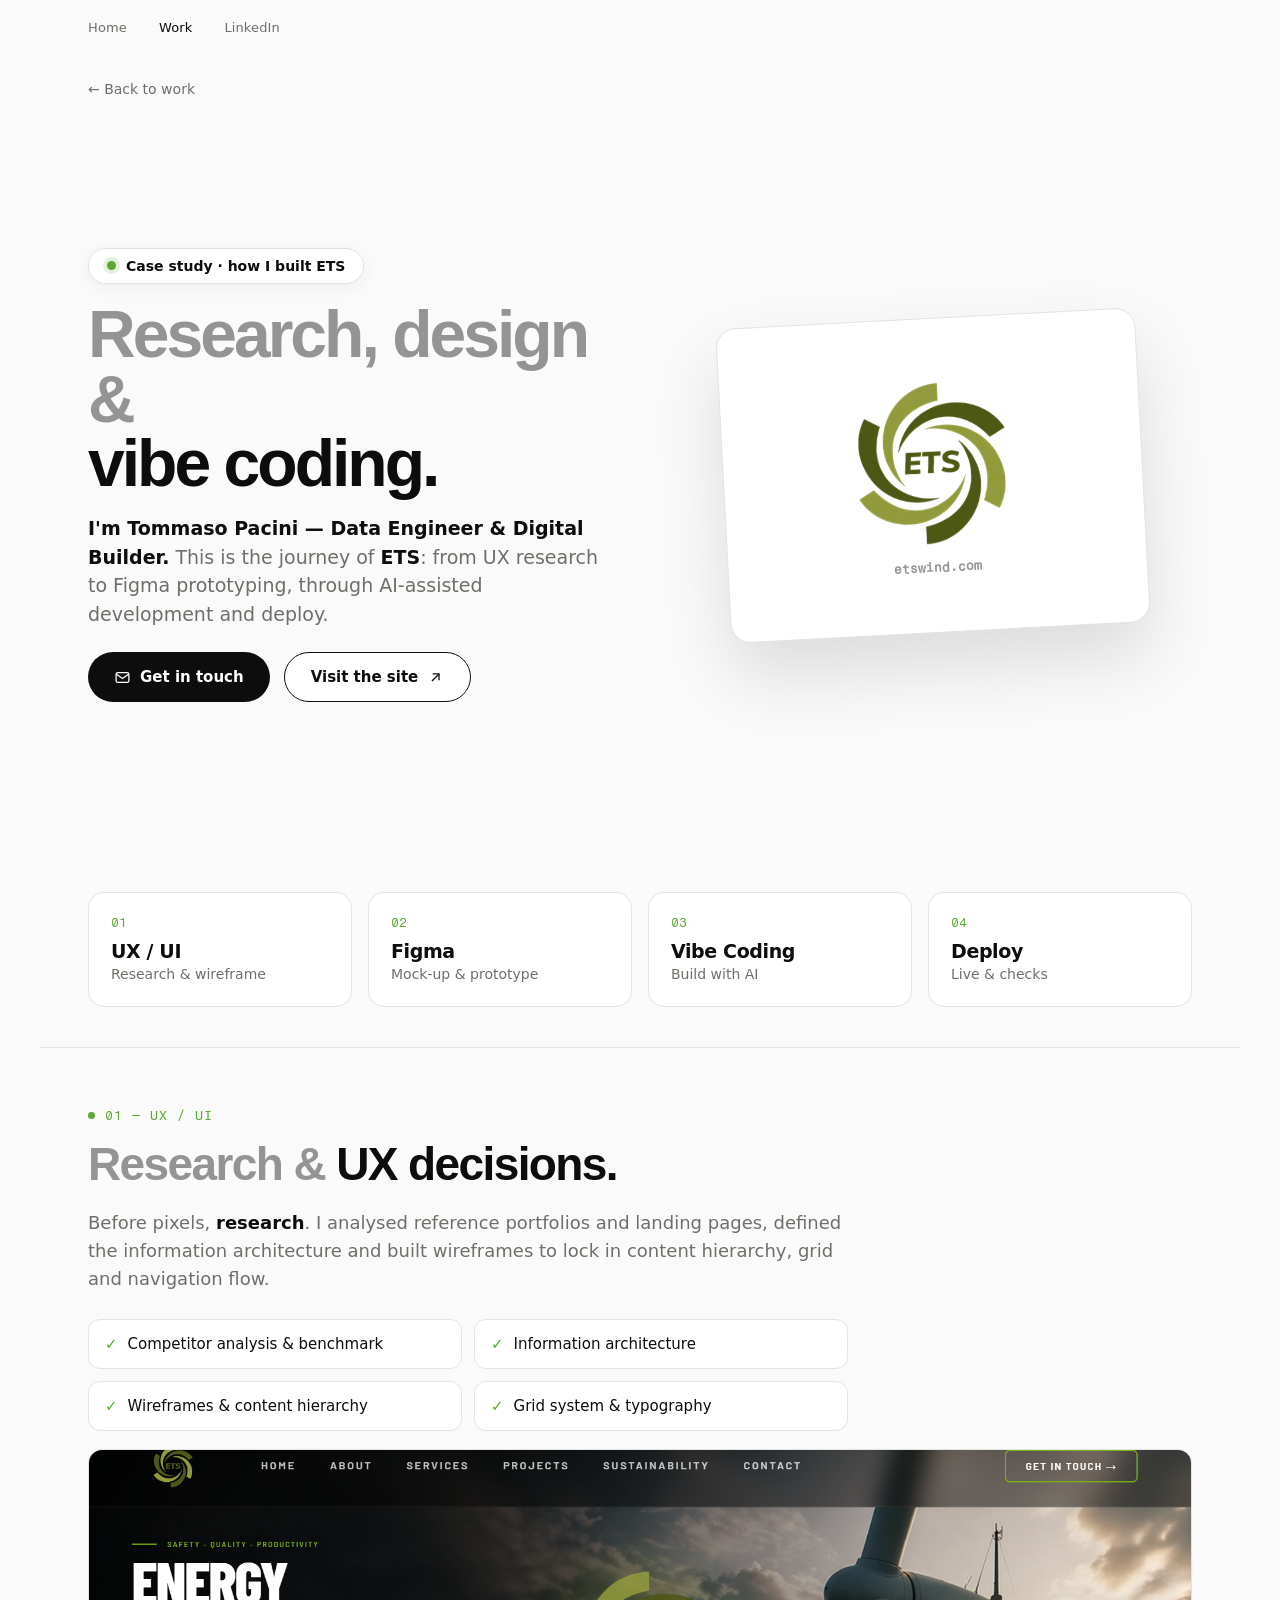
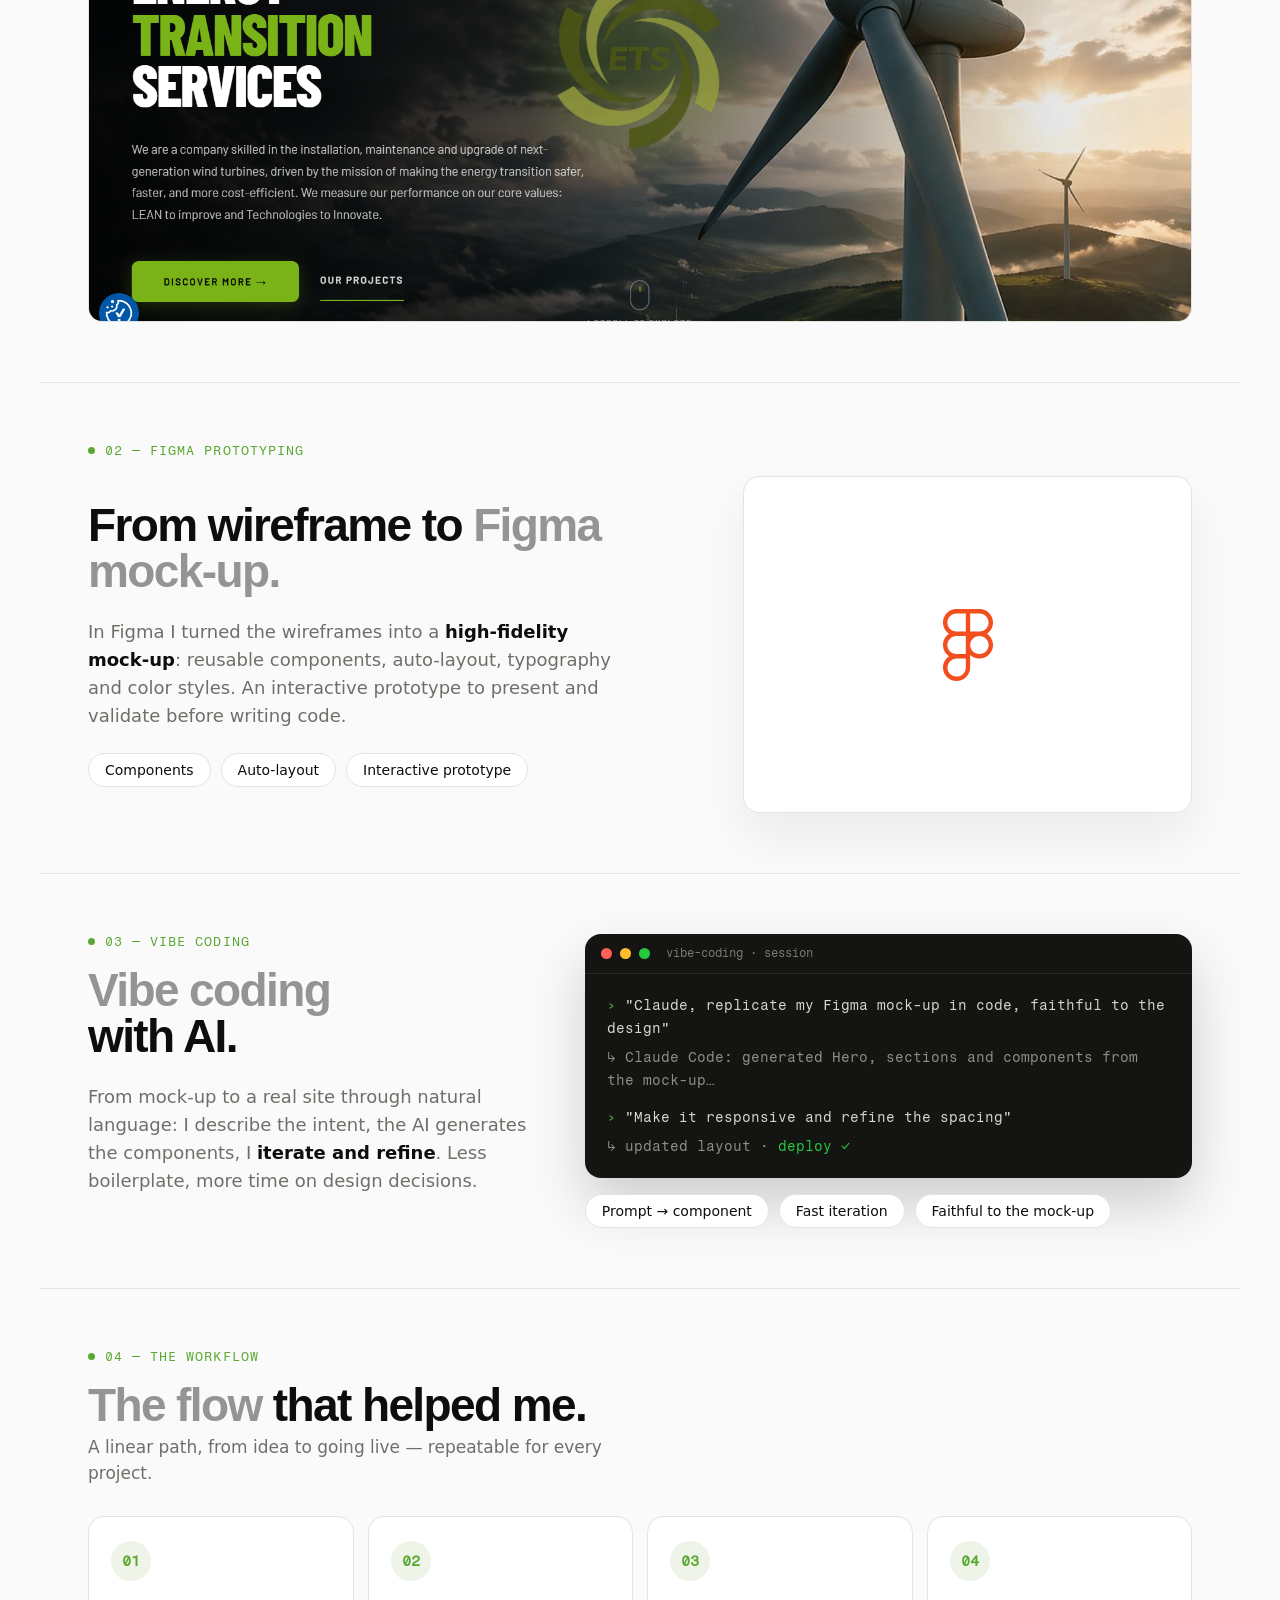
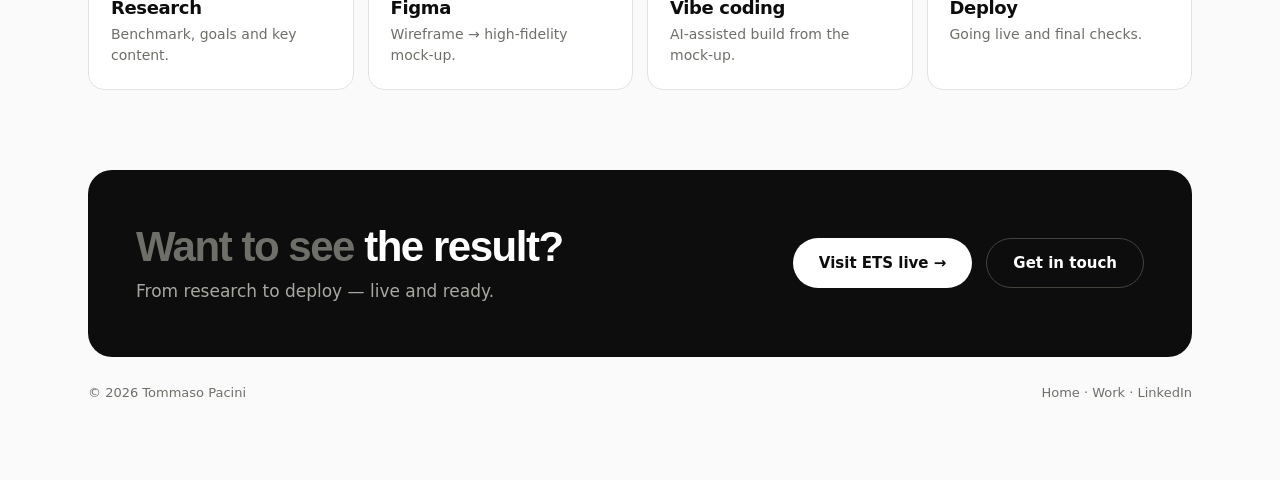
<file: ets-case-study.html>
<!DOCTYPE html>
<html lang="en">
<head>
<meta charset="utf-8">
<meta name="viewport" content="width=device-width, initial-scale=1">
<title>ETS — Case study · Tommaso Pacini</title>
<link rel="icon" type="image/png" href="favicon.png">
<link rel="apple-touch-icon" href="apple-touch-icon.png">
<link rel="preconnect" href="https://fonts.googleapis.com">
<link rel="preconnect" href="https://fonts.gstatic.com" crossorigin>
<link rel="preconnect" href="https://rsms.me/">
<link rel="stylesheet" href="https://rsms.me/inter/inter.css">
<link href="https://fonts.googleapis.com/css2?family=Fragment+Mono&display=swap" rel="stylesheet">
<style>
:root{
  --bg:#fafafa; --ink:#0d0d0d; --grey:#949494; --muted:#6f6f6a;
  --line:#e3e3df; --card:#ffffff; --accent:#5aa832; --accent-soft:#eef4e8;
  --font:'Inter',system-ui,-apple-system,sans-serif;
  --font-display:'InterDisplay','Inter Display','Inter',sans-serif;
  --mono:'Fragment Mono',ui-monospace,monospace;
}
*{box-sizing:border-box;}
html{scroll-behavior:smooth;}
body{
  margin:0;background:#ffffff;color:var(--ink);
  font-family:var(--font);-webkit-font-smoothing:antialiased;
}
::-webkit-scrollbar{width:11px;}
::-webkit-scrollbar-thumb{background:#cfcfc9;border-radius:8px;}

a{color:inherit;text-decoration:none;}
/* colonna centrale con bordi laterali — come work.html */
.page-frame{max-width:1200px;margin:0 auto;border-left:1px solid var(--line);border-right:1px solid var(--line);background:var(--bg);min-height:100vh;}
.wrap{max-width:1200px;margin:0 auto;padding-left:48px;padding-right:48px;}

/* back to work (riga in alto) */
.back-row{padding-top:24px;}
.back{display:inline-flex;align-items:center;gap:8px;font-size:14px;font-weight:500;color:var(--muted);text-decoration:none;transition:gap .25s,color .25s;}
.back:hover{gap:12px;color:var(--ink);}

/* nav — identica a work.html (sticky minimale, 1200, 13px Inter) */
nav{position:sticky;top:0;z-index:50;background:rgba(250,250,250,0.88);backdrop-filter:blur(12px);-webkit-backdrop-filter:blur(12px);}
.nav-inner{display:flex;align-items:center;gap:32px;max-width:1200px;margin:0 auto;padding:20px 48px;}
.nav-inner a{font-size:13px;letter-spacing:.01em;color:var(--muted);transition:color .2s;}
.nav-inner a:hover,.nav-inner a.active{color:var(--ink);}

/* shared */
.eyebrow{display:flex;align-items:center;gap:10px;font-family:var(--mono);font-size:13px;color:var(--accent);font-weight:500;text-transform:uppercase;letter-spacing:.08em;}
.eyebrow .dot{width:7px;height:7px;border-radius:50%;background:var(--accent);}
.tg{color:var(--grey);}
.ti{color:var(--ink);}
.section{padding-top:60px;padding-bottom:60px;border-top:1px solid var(--line);}
.h2{font-family:var(--font-display);font-size:46px;line-height:1.0;letter-spacing:-.035em;font-weight:600;margin:0;}
.body{font-size:18px;line-height:1.55;color:var(--muted);margin:0;}
.body b{color:var(--ink);font-weight:600;}
.ph{background:var(--card);border:1.5px dashed #cfcfc9;border-radius:14px;display:flex;align-items:center;justify-content:center;color:var(--grey);font-family:var(--mono);font-size:14px;text-align:center;padding:12px;}

/* buttons */
.btn{display:inline-flex;align-items:center;gap:9px;border-radius:999px;padding:15px 26px;font-size:15px;font-weight:600;transition:transform .25s cubic-bezier(.22,1,.36,1),opacity .2s,background .2s;}
.btn:hover{transform:translateY(-2px);}
.btn-ink{background:var(--ink);color:#fff;}
.btn-outline{background:var(--card);color:var(--ink);border:1.5px solid var(--ink);}

/* chips */
.chips{display:flex;gap:10px;flex-wrap:wrap;}
.chip{background:var(--card);border:1px solid var(--line);border-radius:999px;padding:8px 16px;font-size:14px;font-weight:500;}

/* hero */
.hero{display:grid;grid-template-columns:1.02fr .98fr;gap:48px;align-items:center;min-height:calc(100vh - 130px);padding-top:24px;padding-bottom:40px;}
.pill{display:inline-flex;align-items:center;gap:10px;background:var(--card);border:1px solid var(--line);border-radius:999px;padding:9px 18px;box-shadow:0 4px 18px rgba(0,0,0,.05);}
.pill .dot{width:9px;height:9px;border-radius:50%;background:var(--accent);box-shadow:0 0 0 4px rgba(90,168,50,.16);}
.pill span.t{font-size:14px;font-weight:600;}
.h1{font-family:var(--font-display);font-size:clamp(40px,5.2vw,66px);line-height:.98;letter-spacing:-.045em;font-weight:600;margin:18px 0 0;}
.lead{font-size:19px;line-height:1.5;max-width:520px;margin:18px 0 0;color:var(--muted);}
.lead b{color:var(--ink);font-weight:700;}
.hero-cta{display:flex;gap:14px;margin-top:24px;flex-wrap:wrap;}
.hero-art{position:relative;height:400px;display:flex;align-items:center;justify-content:center;}
.hero-card{width:420px;max-width:100%;aspect-ratio:4/3;background:var(--card);border-radius:20px;box-shadow:0 34px 70px rgba(0,0,0,.12);transform:rotate(-3deg);border:1px solid var(--line);display:flex;flex-direction:column;align-items:center;justify-content:center;gap:8px;overflow:hidden;}
.hero-card .u{font-size:13px;color:var(--grey);font-weight:600;font-family:var(--mono);}
.hero-card .n{font-size:18px;color:var(--ink);font-weight:700;}
.hero-card img{width:100%;height:100%;object-fit:cover;}
.hero-card .hero-logo{width:auto;height:auto;max-width:56%;max-height:58%;object-fit:contain;}

/* process bar */
.process{display:grid;grid-template-columns:repeat(4,1fr);gap:16px;padding-top:24px;padding-bottom:40px;}
.pcard{background:var(--card);border:1px solid var(--line);border-radius:16px;padding:22px 22px 24px;}
.pcard .n{font-family:var(--mono);font-size:13px;color:var(--accent);font-weight:500;}
.pcard .t{font-size:19px;font-weight:700;margin-top:10px;letter-spacing:-.02em;}
.pcard .d{font-size:14px;color:var(--muted);margin-top:4px;}

/* generic 2-col */
.grid-2{display:grid;gap:48px;}
.g-085{grid-template-columns:.85fr 1.15fr;}
.g-115{grid-template-columns:1.15fr .85fr;align-items:center;}

/* ux feature cards */
.feat-grid{display:grid;grid-template-columns:1fr 1fr;gap:12px;margin-top:26px;}
.feat{display:flex;align-items:flex-start;gap:10px;background:var(--card);border:1px solid var(--line);border-radius:12px;padding:14px 16px;}
.feat .ck{color:var(--accent);font-size:15px;margin-top:1px;}
.feat .l{font-size:15px;font-weight:500;line-height:1.35;}

/* terminal */
.terminal{background:#141412;border-radius:16px;overflow:hidden;box-shadow:0 26px 56px rgba(0,0,0,.18);}
.term-head{height:40px;display:flex;align-items:center;gap:8px;padding:0 16px;border-bottom:1px solid #2a2a26;}
.tl{width:11px;height:11px;border-radius:50%;}
.term-head .label{margin-left:8px;font-family:var(--mono);font-size:12px;color:#7a7a74;}
.term-body{padding:20px 22px;font-family:var(--mono);font-size:13.5px;line-height:1.7;color:#d8d8d2;}
.term-body .p{color:var(--accent);}
.term-body .r{color:#8f8f88;margin-top:6px;}
.term-body .ok{color:#27c93f;}

/* workflow */
.workflow{display:grid;grid-template-columns:repeat(4,1fr);gap:14px;}
.wcard{background:var(--card);border:1px solid var(--line);border-radius:16px;padding:24px 22px;}
.wbadge{width:40px;height:40px;border-radius:50%;background:var(--accent-soft);color:var(--accent);display:flex;align-items:center;justify-content:center;font-weight:700;font-family:var(--mono);font-size:15px;}
.wcard .t{font-size:18px;font-weight:700;margin-top:16px;letter-spacing:-.02em;}
.wcard .d{font-size:14px;color:var(--muted);margin-top:6px;line-height:1.45;}

/* closing CTA */
.cta-sec{padding-top:20px;padding-bottom:80px;}
.cta-band{background:var(--ink);border-radius:24px;padding:56px 48px;display:flex;align-items:center;justify-content:space-between;gap:32px;flex-wrap:wrap;}
.cta-band h2{font-family:var(--font-display);font-size:42px;line-height:1.02;letter-spacing:-.035em;font-weight:600;margin:0;color:#fff;}
.cta-band h2 .m{color:#6f6f6a;}
.cta-band p{font-size:17px;color:#a8a8a2;margin:12px 0 0;}
.cta-actions{display:flex;gap:14px;flex-wrap:wrap;}
.cta-white{display:inline-flex;align-items:center;gap:9px;background:#fff;color:var(--ink);border-radius:999px;padding:15px 26px;font-size:15px;font-weight:600;transition:transform .25s cubic-bezier(.22,1,.36,1);}
.cta-white:hover{transform:translateY(-2px);}
.cta-ghost{display:inline-flex;align-items:center;gap:9px;background:transparent;color:#fff;border:1.5px solid #43433e;border-radius:999px;padding:15px 26px;font-size:15px;font-weight:600;transition:border-color .2s;}
.cta-ghost:hover{border-color:#6f6f6a;}
.foot-row{display:flex;justify-content:space-between;margin-top:28px;color:var(--muted);font-size:13px;flex-wrap:wrap;gap:12px;}

/* ===== responsive ===== */
@media(max-width:900px){
  .wrap{padding-left:28px;padding-right:28px;}
  .nav-inner{padding:18px 28px;}
  .hero{grid-template-columns:1fr;gap:32px;padding-top:44px;min-height:auto;}
  .hero-art{height:auto;}
  .hero-card{width:100%;max-width:420px;transform:rotate(-2deg);}
  .h2{font-size:clamp(32px,7vw,46px);}
  .process{grid-template-columns:1fr 1fr;}
  .grid-2{grid-template-columns:1fr !important;gap:28px;}
  .workflow{grid-template-columns:1fr 1fr;}
  .cta-band{padding:40px 28px;}
  .cta-band h2{font-size:clamp(28px,7vw,42px);}
}
@media(max-width:560px){
  .wrap{padding-left:20px;padding-right:20px;}
  .nav-inner{padding:16px 20px;}
  .process{grid-template-columns:1fr;}
  .workflow{grid-template-columns:1fr;}
  .feat-grid{grid-template-columns:1fr;}
  .hero-cta{flex-direction:column;}
  .hero-cta .btn{justify-content:center;}
  .cta-actions{width:100%;}
  .cta-actions a{flex:1;justify-content:center;}
}
/* ── a11y (apple-design): focus visibile da tastiera + reduced motion ── */
a:focus-visible,button:focus-visible,.btn:focus-visible,.btn-dark:focus-visible,.btn-ghost:focus-visible,.contact-btn:focus-visible,.cta-white:focus-visible,.cta-ghost:focus-visible,[tabindex]:focus-visible{outline:2px solid #1a6dff;outline-offset:3px;border-radius:6px;}
@media (prefers-reduced-motion: reduce){*,*::before,*::after{animation-duration:.001ms!important;animation-iteration-count:1!important;transition-duration:.001ms!important;scroll-behavior:auto!important;}}
/* grigio uniforme edge-to-edge (rimosse strisce/bordi bianchi laterali) */
body{background:#fafafa!important;}
.page-frame,.frame{border-left:none!important;border-right:none!important;}
</style>
</head>
<body>

<div class="page-frame">

<!-- nav -->
<nav>
  <div class="nav-inner">
    <a href="index.html">Home</a>
    <a href="work.html" class="active">Work</a>
    <a href="https://www.linkedin.com/in/tommaso-pacini-035a2924a/" target="_blank" rel="noopener">LinkedIn</a>
  </div>
</nav>

<!-- back to work (in alto, sopra la hero) -->
<div class="wrap back-row"><a class="back" href="work.html">← Back to work</a></div>

<!-- ===================== HERO ===================== -->
<section class="wrap hero">
  <div>
    <div class="pill">
      <span class="dot"></span>
      <span class="t">Case study · how I built ETS</span>
    </div>

    <h1 class="h1">
      <span class="tg">Research, design &amp;</span><br>
      <span class="ti">vibe coding.</span>
    </h1>

    <p class="lead">
      <b>I'm Tommaso Pacini — Data Engineer &amp; Digital Builder.</b>
      This is the journey of <b>ETS</b>: from UX research to Figma prototyping, through AI-assisted development and deploy.
    </p>

    <div class="hero-cta">
      <a class="btn btn-ink" href="mailto:tommasoopacinii@gmail.com">
        <svg width="17" height="17" viewBox="0 0 24 24" fill="none" stroke="currentColor" stroke-width="1.8"><rect x="3" y="5" width="18" height="14" rx="2.5"></rect><path d="m3.5 7.5 8.5 6 8.5-6"></path></svg>
        Get in touch
      </a>
      <a class="btn btn-outline" href="https://www.etswind.com" target="_blank" rel="noopener">
        Visit the site
        <svg width="17" height="17" viewBox="0 0 24 24" fill="none" stroke="currentColor" stroke-width="1.8"><path d="M7 17 17 7"></path><path d="M8 7h9v9"></path></svg>
      </a>
    </div>
  </div>

  <!-- floating card con logo ETS -->
  <div class="hero-art">
    <div class="hero-card">
      <img class="hero-logo" src="images/Logo.png" alt="ETS">
      <span class="u">etswind.com</span>
    </div>
  </div>
</section>

<!-- ===================== PROCESS BAR ===================== -->
<section class="wrap process">
  <div class="pcard"><div class="n">01</div><div class="t">UX / UI</div><div class="d">Research &amp; wireframe</div></div>
  <div class="pcard"><div class="n">02</div><div class="t">Figma</div><div class="d">Mock-up &amp; prototype</div></div>
  <div class="pcard"><div class="n">03</div><div class="t">Vibe Coding</div><div class="d">Build with AI</div></div>
  <div class="pcard"><div class="n">04</div><div class="t">Deploy</div><div class="d">Live &amp; checks</div></div>
</section>

<!-- ===================== 01 UX/UI ===================== -->
<section class="wrap section">
  <div class="eyebrow"><span class="dot"></span>01 — UX / UI</div>
  <h2 class="h2" style="margin-top:18px;"><span class="tg">Research &amp;</span> <span class="ti">UX decisions.</span></h2>
  <p class="body" style="margin-top:22px;max-width:760px;">
    Before pixels, <b>research</b>. I analysed reference portfolios and landing pages, defined the information architecture and built wireframes to lock in content hierarchy, grid and navigation flow.
  </p>
  <div class="feat-grid" style="max-width:760px;">
    <div class="feat"><span class="ck">✓</span><span class="l">Competitor analysis &amp; benchmark</span></div>
    <div class="feat"><span class="ck">✓</span><span class="l">Information architecture</span></div>
    <div class="feat"><span class="ck">✓</span><span class="l">Wireframes &amp; content hierarchy</span></div>
    <div class="feat"><span class="ck">✓</span><span class="l">Grid system &amp; typography</span></div>
  </div>
  <!-- REPLACE: screenshot wireframe -->
  <div class="ph" style="margin-top:18px;aspect-ratio:21/9;overflow:hidden;padding:0;">
    <img src="images/Hero.png" alt="ETS — hero" style="width:100%;height:100%;object-fit:cover;display:block;"
         onload="this.parentElement.style.border='1px solid var(--line)';this.parentElement.style.background='var(--card)';"
         onerror="this.remove();this.parentElement.textContent='wireframe — hierarchy &amp; grid';">
  </div>
</section>

<!-- ===================== 02 FIGMA ===================== -->
<section class="wrap section">
  <div class="eyebrow"><span class="dot"></span>02 — Figma prototyping</div>
  <div class="grid-2 g-115" style="margin-top:18px;">
    <div>
      <h2 class="h2"><span class="ti">From wireframe to</span> <span class="tg">Figma mock-up.</span></h2>
      <p class="body" style="margin-top:24px;max-width:540px;">
        In Figma I turned the wireframes into a <b>high-fidelity mock-up</b>: reusable components, auto-layout, typography and color styles. An interactive prototype to present and validate before writing code.
      </p>
      <div class="chips" style="margin-top:24px;">
        <span class="chip">Components</span>
        <span class="chip">Auto-layout</span>
        <span class="chip">Interactive prototype</span>
      </div>
    </div>
    <div class="ph" style="aspect-ratio:4/3;border-radius:16px;box-shadow:0 24px 48px rgba(0,0,0,.06);border:1px solid var(--line);background:var(--card);">
      <img src="images/Logos/figma.svg" alt="Figma" style="width:auto;height:72px;">
    </div>
  </div>
</section>

<!-- ===================== 03 VIBE CODING ===================== -->
<section class="wrap section">
  <div class="grid-2 g-085">
    <div>
      <div class="eyebrow"><span class="dot"></span>03 — Vibe Coding</div>
      <h2 class="h2" style="margin-top:18px;"><span class="tg">Vibe coding</span><br><span class="ti">with AI.</span></h2>
      <p class="body" style="margin-top:24px;">
        From mock-up to a real site through natural language: I describe the intent, the AI generates the components, I <b>iterate and refine</b>. Less boilerplate, more time on design decisions.
      </p>
    </div>
    <div>
      <div class="terminal">
        <div class="term-head">
          <span class="tl" style="background:#ff5f56;"></span>
          <span class="tl" style="background:#ffbd2e;"></span>
          <span class="tl" style="background:#27c93f;"></span>
          <span class="label">vibe-coding · session</span>
        </div>
        <div class="term-body">
          <div><span class="p">›</span> "Claude, replicate my Figma mock-up in code, faithful to the design"</div>
          <div class="r">↳ Claude Code: generated Hero, sections and components from the mock-up…</div>
          <div style="margin-top:14px;"><span class="p">›</span> "Make it responsive and refine the spacing"</div>
          <div class="r">↳ updated layout · <span class="ok">deploy ✓</span></div>
        </div>
      </div>
      <div class="chips" style="margin-top:16px;">
        <span class="chip">Prompt → component</span>
        <span class="chip">Fast iteration</span>
        <span class="chip">Faithful to the mock-up</span>
      </div>
    </div>
  </div>
</section>

<!-- ===================== 04 WORKFLOW ===================== -->
<section class="wrap section">
  <div class="eyebrow"><span class="dot"></span>04 — The workflow</div>
  <h2 class="h2" style="margin:18px 0 6px;"><span class="tg">The flow</span> <span class="ti">that helped me.</span></h2>
  <p class="body" style="font-size:17px;max-width:560px;margin:0 0 30px;">A linear path, from idea to going live — repeatable for every project.</p>
  <div class="workflow">
    <div class="wcard"><div class="wbadge">01</div><div class="t">Research</div><div class="d">Benchmark, goals and key content.</div></div>
    <div class="wcard"><div class="wbadge">02</div><div class="t">Figma</div><div class="d">Wireframe → high-fidelity mock-up.</div></div>
    <div class="wcard"><div class="wbadge">03</div><div class="t">Vibe coding</div><div class="d">AI-assisted build from the mock-up.</div></div>
    <div class="wcard"><div class="wbadge">04</div><div class="t">Deploy</div><div class="d">Going live and final checks.</div></div>
  </div>
</section>

<!-- ===================== CLOSING CTA ===================== -->
<section class="wrap cta-sec">
  <div class="cta-band">
    <div>
      <h2><span class="m">Want to see</span> the result?</h2>
      <p>From research to deploy — live and ready.</p>
    </div>
    <div class="cta-actions">
      <a class="cta-white" href="https://www.etswind.com" target="_blank" rel="noopener">Visit ETS live →</a>
      <a class="cta-ghost" href="mailto:tommasoopacinii@gmail.com">Get in touch</a>
    </div>
  </div>
  <div class="foot-row">
    <span>© 2026 Tommaso Pacini</span>
    <span>Home · Work · LinkedIn</span>
  </div>
</section>

</div><!-- /page-frame -->

</body>
</html>
</file>
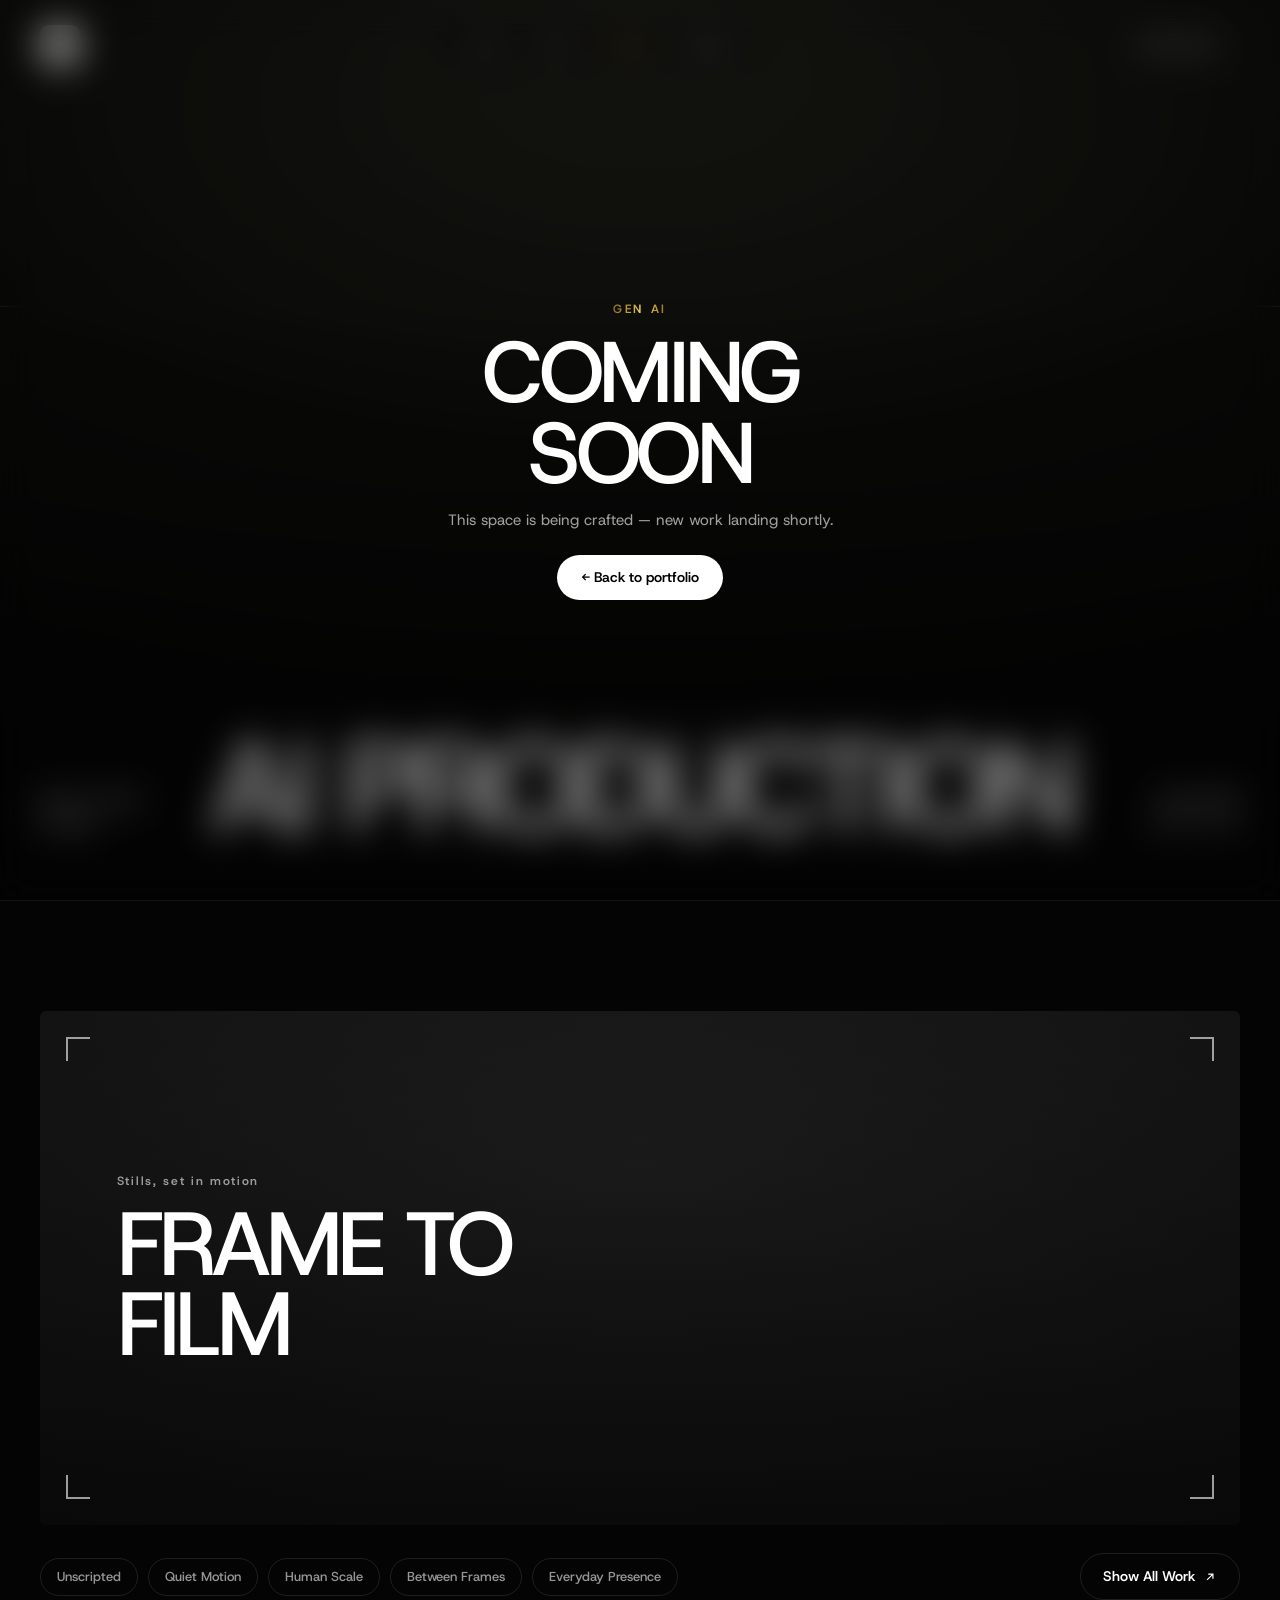
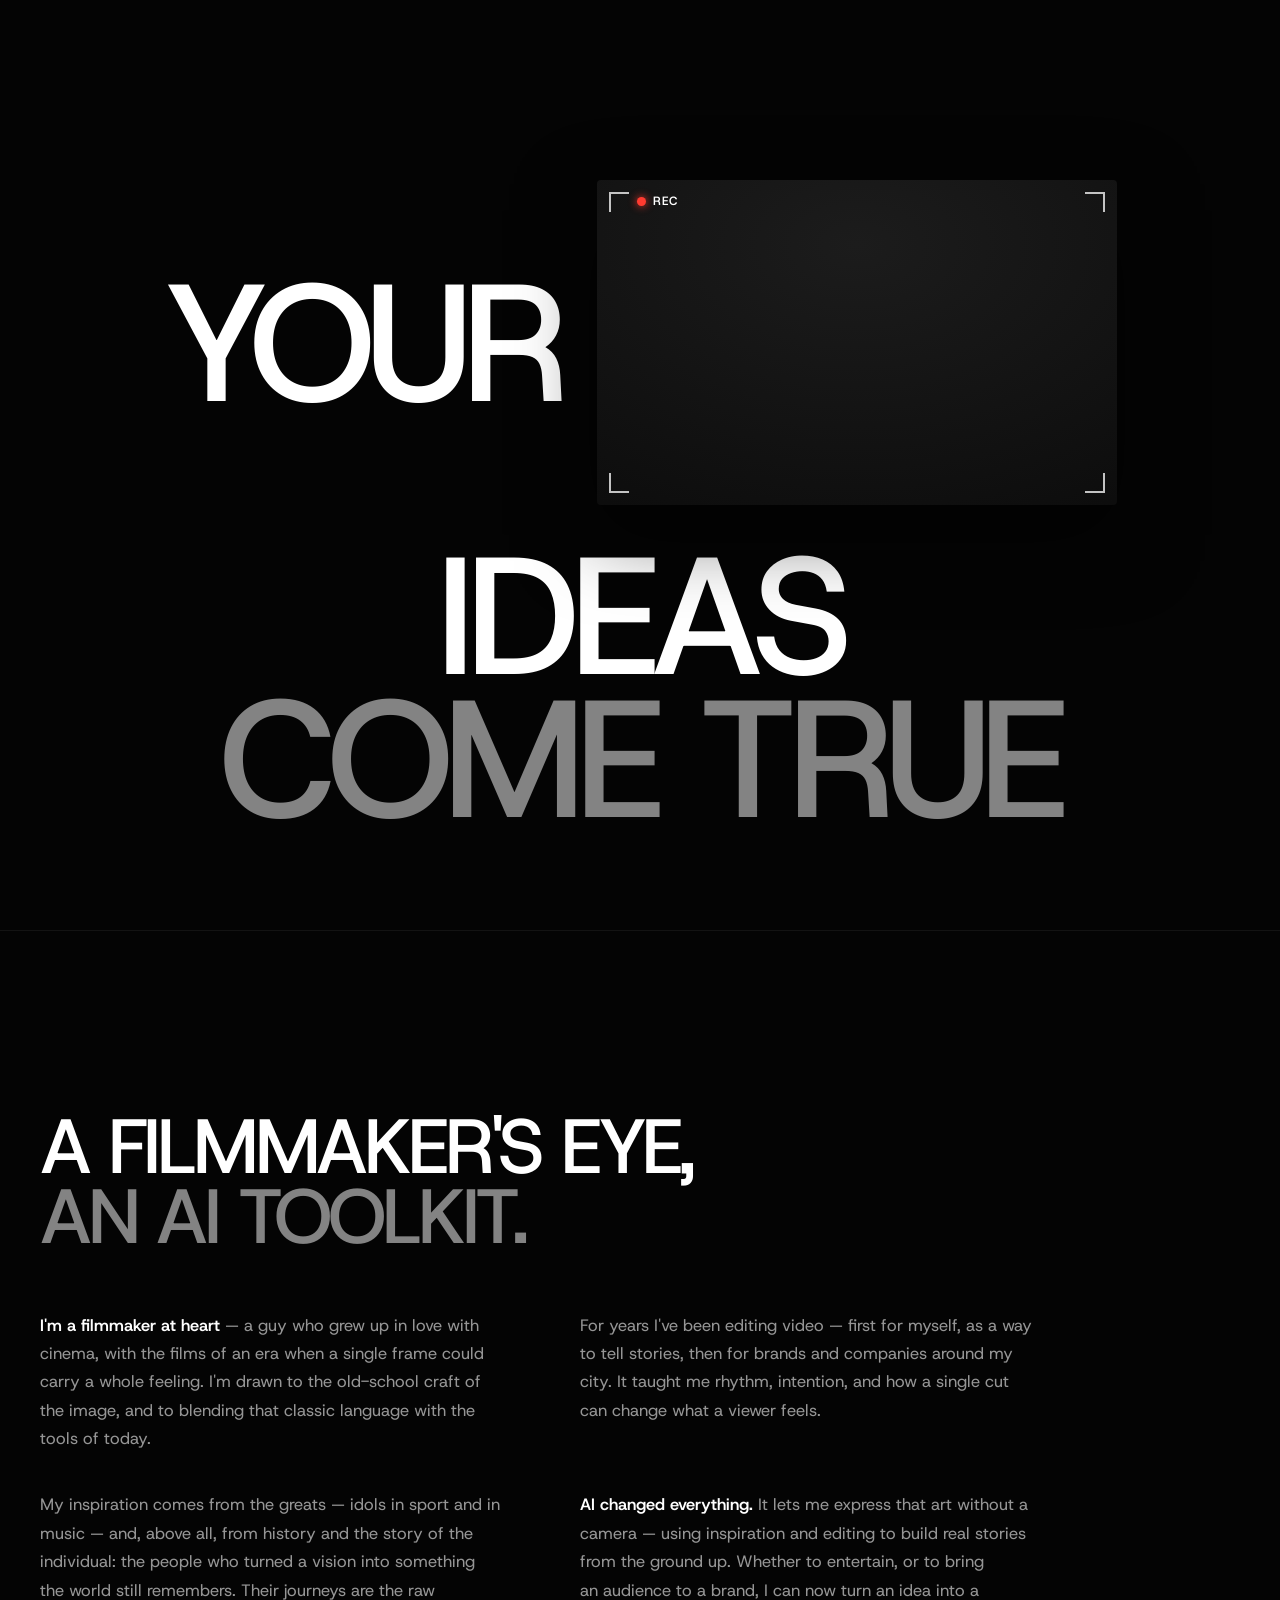
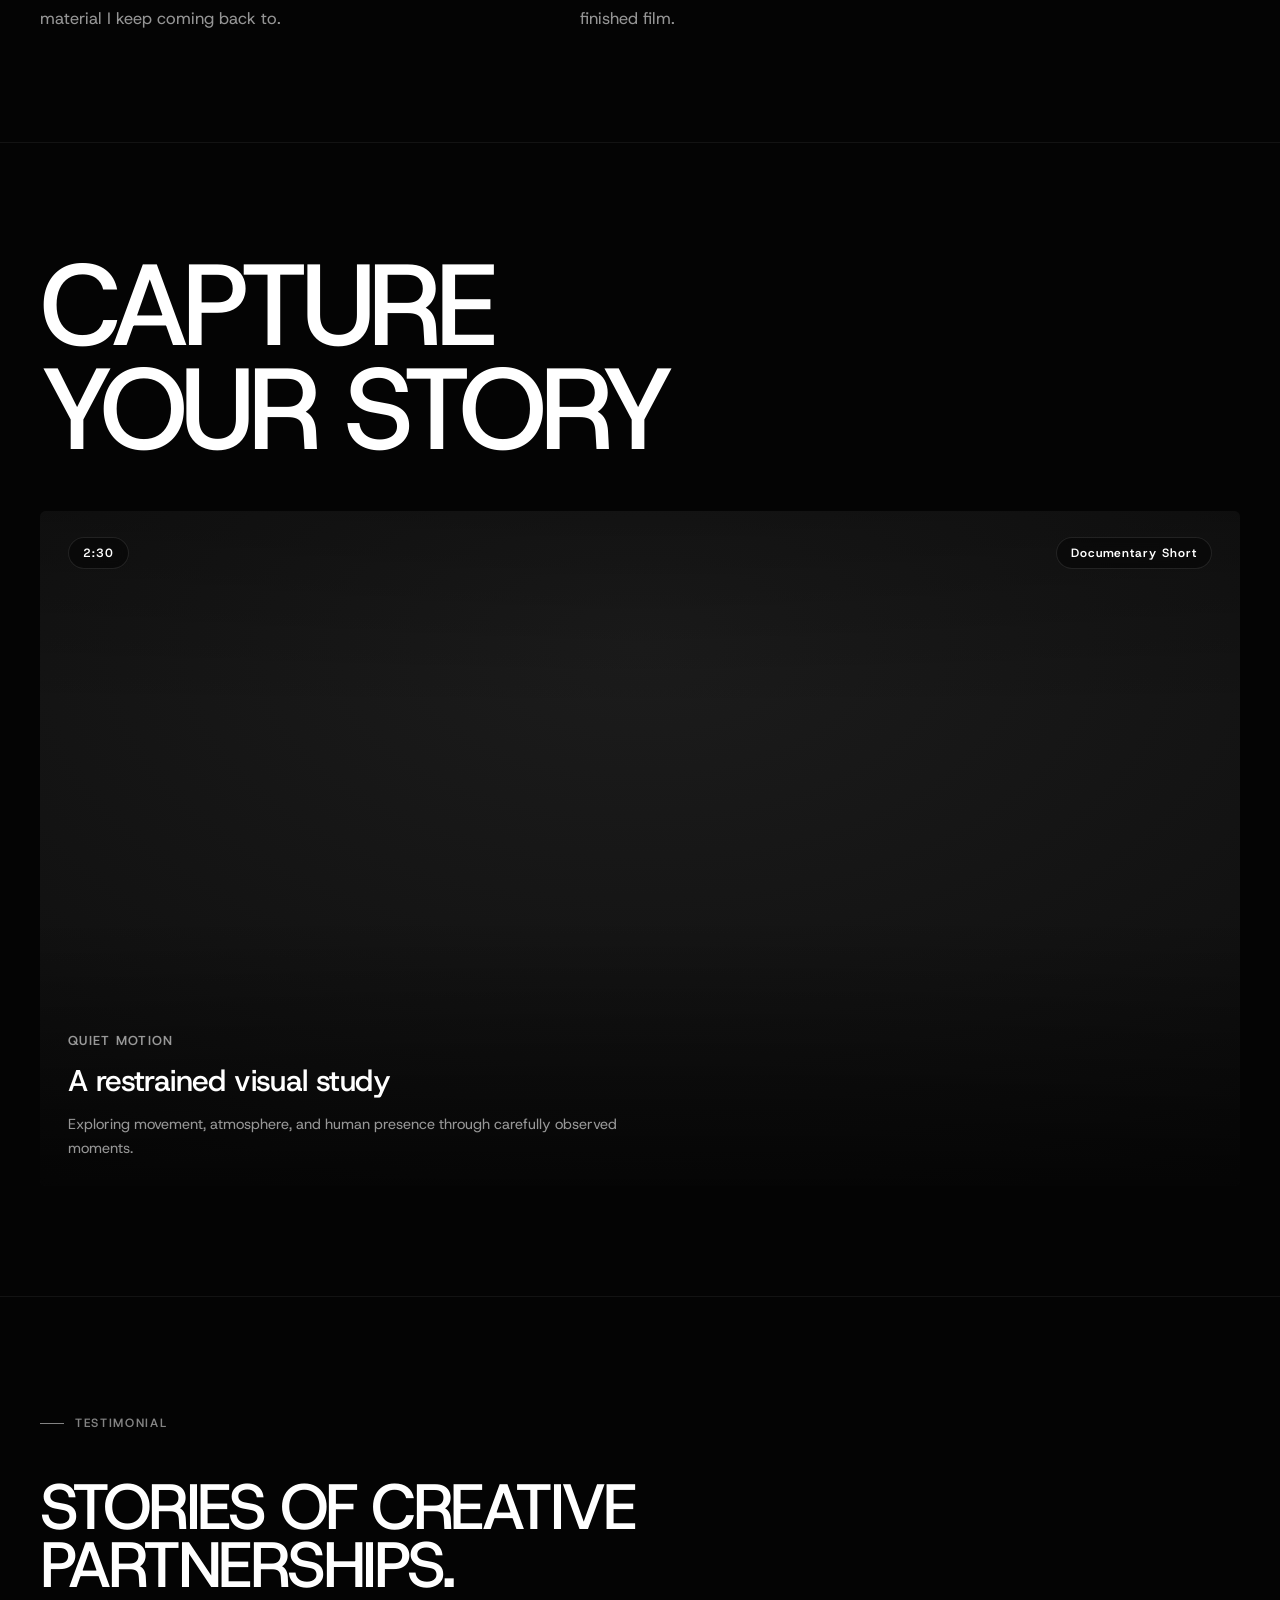
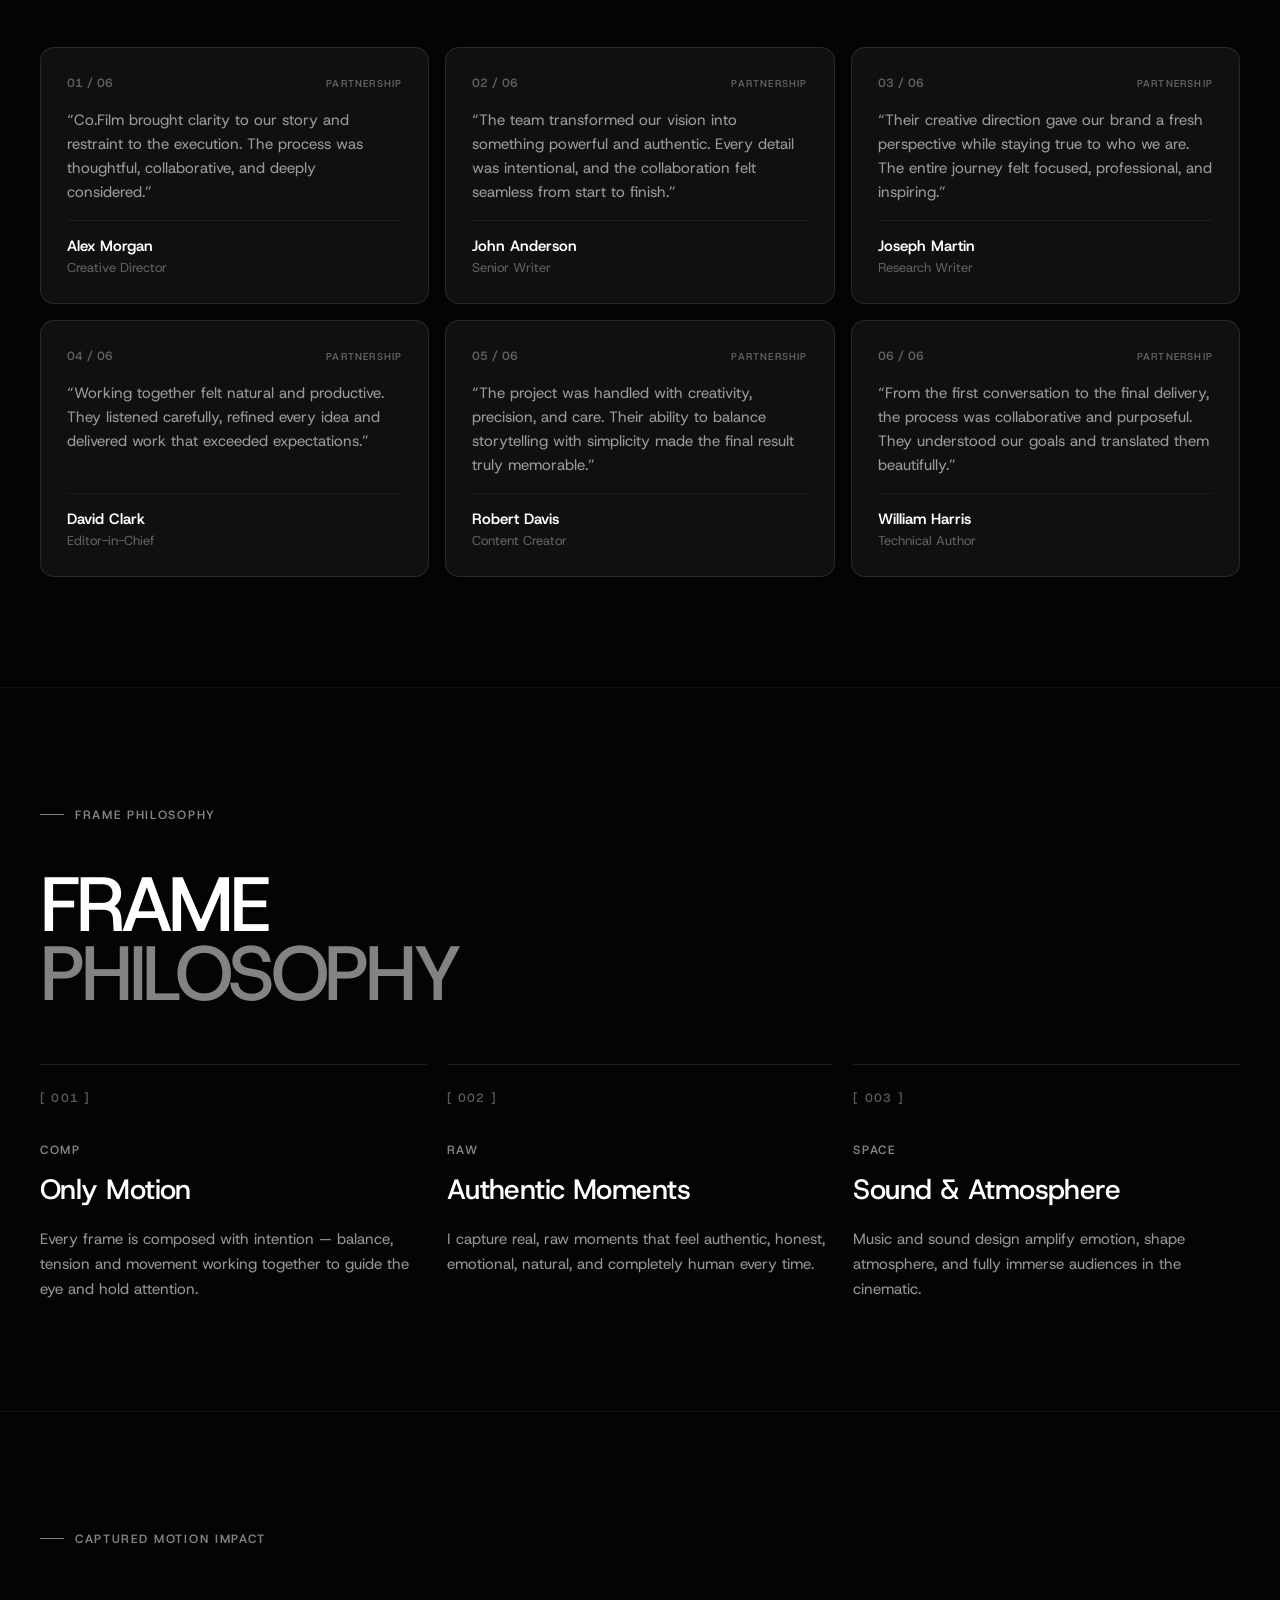
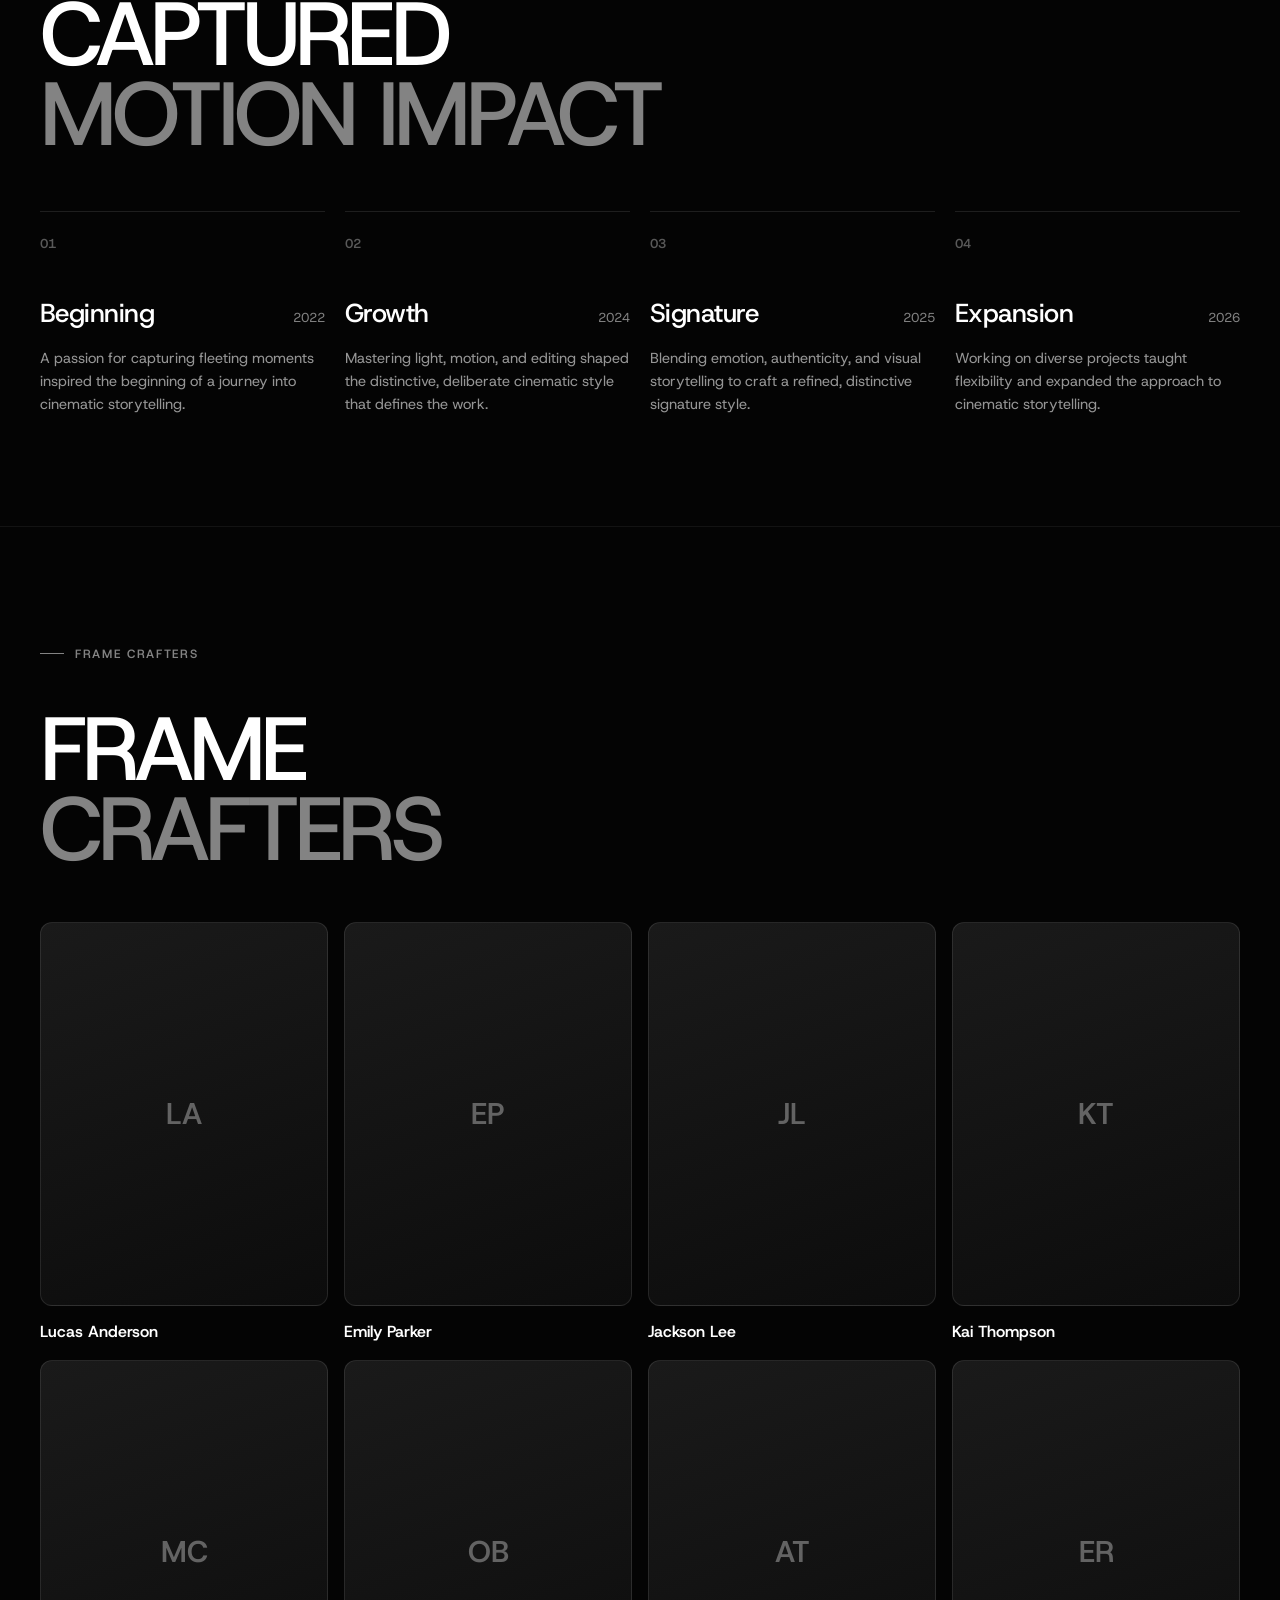
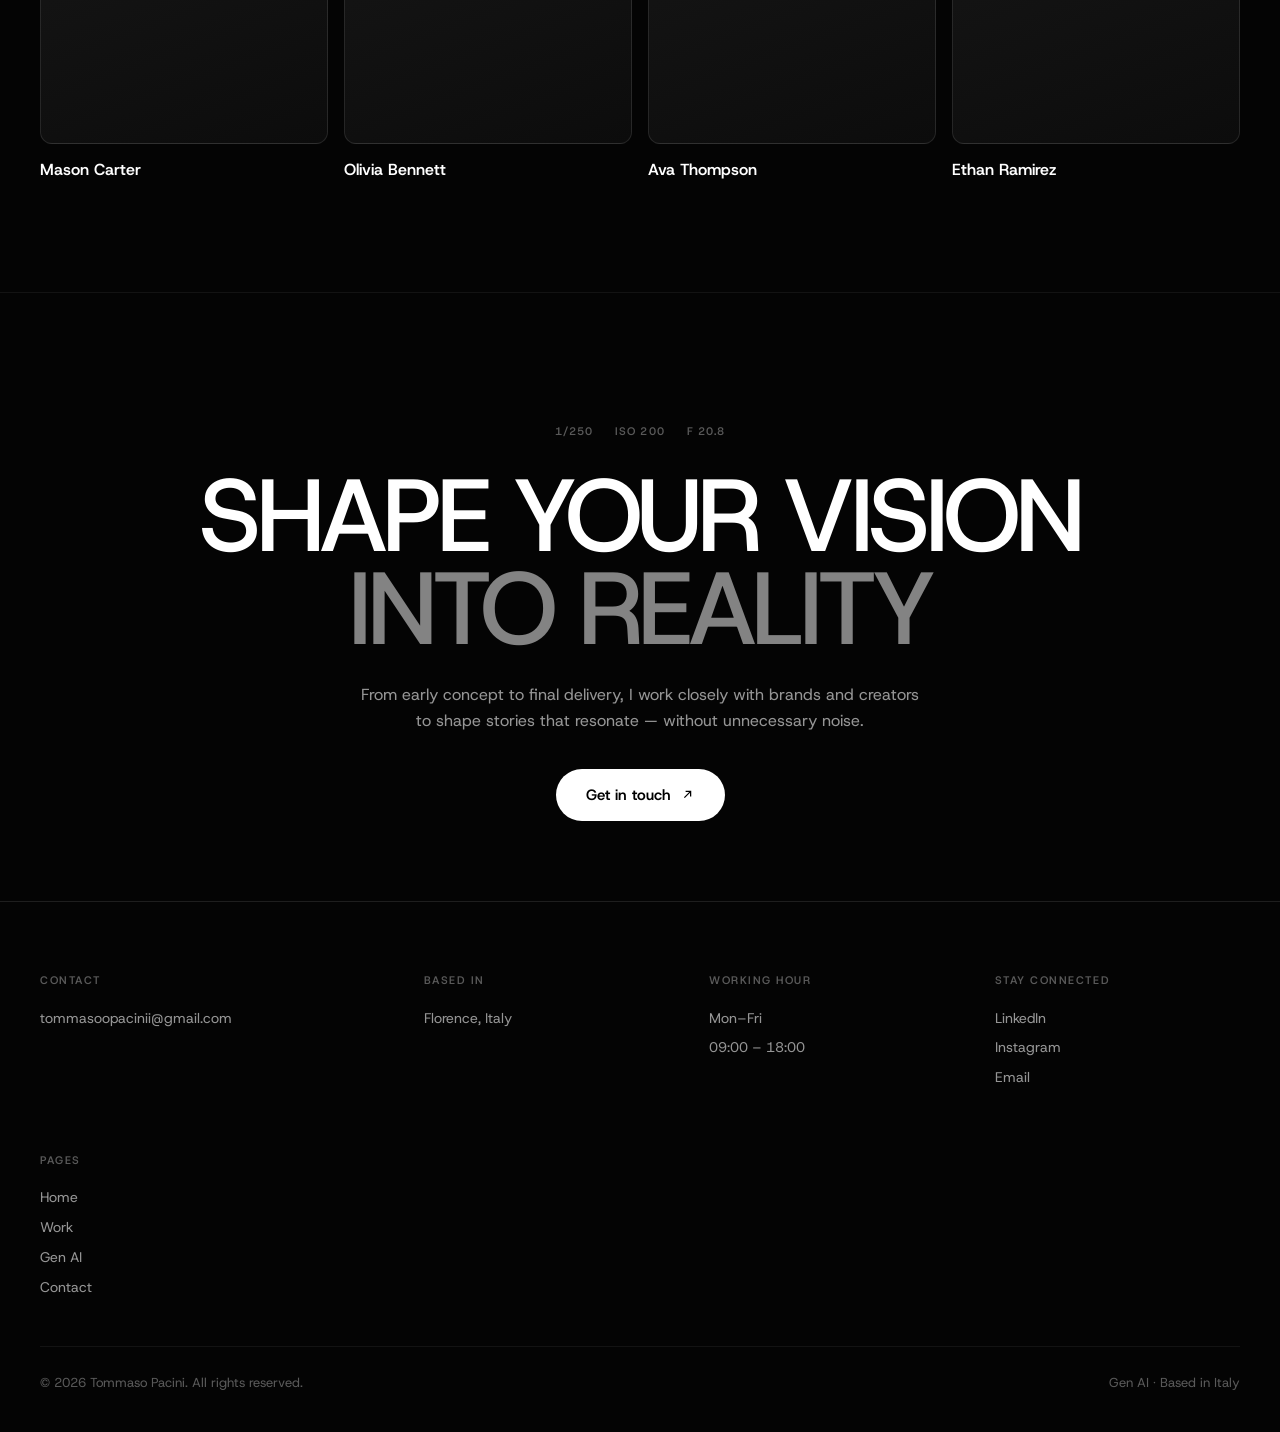
<file: gen-ai.html>
<!DOCTYPE html>
<html lang="en">
<head>
<meta charset="UTF-8">
<meta name="viewport" content="width=device-width, initial-scale=1.0">
<title>Gen AI — Tommaso Pacini</title>
<meta name="description" content="Gen AI by Tommaso Pacini — AI production, filmmaking and content. Turning ideas into real stories with AI.">
<link rel="icon" type="image/png" href="favicon.png">
<link rel="apple-touch-icon" href="apple-touch-icon.png">
<link rel="preconnect" href="https://fonts.googleapis.com">
<link rel="preconnect" href="https://fonts.gstatic.com" crossorigin>
<link href="https://fonts.googleapis.com/css2?family=Host+Grotesk:ital,wght@0,300..800;1,300..800&display=swap" rel="stylesheet">
<style>
:root{
  --bg:#040404; --bg-2:#0b0b0b; --surface:#101010; --surface-2:#161616;
  --white:#ffffff; --grey:#838383; --grey-2:rgba(255,255,255,.58); --grey-3:rgba(255,255,255,.34);
  --line:rgba(255,255,255,.10); --line-soft:rgba(255,255,255,.06); --red:#ff3b30;
  --font:'Host Grotesk',system-ui,-apple-system,sans-serif;
  --disp-ls:-0.055em; --ease:cubic-bezier(.4,0,.2,1);
}
*{box-sizing:border-box;margin:0;padding:0;}
html{scroll-behavior:smooth;}
body{font-family:var(--font);background:var(--bg);color:var(--white);-webkit-font-smoothing:antialiased;
  text-rendering:optimizeLegibility;overflow-x:hidden;line-height:1.5;}
.wrap{max-width:1280px;margin:0 auto;padding:0 40px;position:relative;}
.disp{font-weight:500;line-height:.9;letter-spacing:var(--disp-ls);text-transform:uppercase;}
.g{color:var(--grey);} .w{color:var(--white);}
.hud{font-size:11px;font-weight:600;letter-spacing:.1em;color:var(--grey-3);font-variant-numeric:tabular-nums;}

/* ── NAV ── */
nav{position:fixed;top:0;left:0;right:0;z-index:100;padding:22px 40px;display:flex;align-items:center;gap:36px;}
.nav-logo{width:40px;height:40px;border-radius:9px;background:#fff;color:#000;display:flex;align-items:center;
  justify-content:center;font-weight:700;font-size:20px;font-style:italic;text-decoration:none;flex-shrink:0;}
.nav-links{margin:0 auto;display:flex;gap:34px;background:rgba(10,10,10,.5);backdrop-filter:blur(12px);
  -webkit-backdrop-filter:blur(12px);padding:11px 26px;border-radius:100px;border:1px solid var(--line-soft);}
nav a.nl{font-size:14px;font-weight:500;color:var(--grey-2);text-decoration:none;transition:color .2s var(--ease);letter-spacing:-.01em;}
nav a.nl:hover,nav a.nl.active{color:var(--white);}
.nav-cta{font-size:14px;font-weight:500;color:var(--white);text-decoration:none;border:1px solid var(--line);
  padding:11px 20px;border-radius:100px;transition:background .2s var(--ease);flex-shrink:0;}
.nav-cta:hover{background:rgba(255,255,255,.08);}
.genai-text{background:linear-gradient(100deg,#8a6a1f,#d4af37 30%,#f6e27a 50%,#d4af37 70%,#8a6a1f);
  background-size:200% auto;-webkit-background-clip:text;background-clip:text;-webkit-text-fill-color:transparent;
  color:transparent;animation:shimmer 3.4s linear infinite;font-weight:600;}
@keyframes shimmer{to{background-position:-200% center;}}

/* ── HERO ── */
.hero{position:relative;height:100vh;min-height:620px;overflow:hidden;display:flex;flex-direction:column;justify-content:flex-end;}
.hero-media{position:absolute;inset:0;z-index:0;background:radial-gradient(120% 90% at 50% 0%, #2a2a22 0%, #0c0c0a 55%, #040404 100%);}
.hero-media video{width:100%;height:100%;object-fit:cover;display:block;opacity:.92;}
.hero-media::after{content:"";position:absolute;inset:0;background:linear-gradient(180deg, rgba(4,4,4,.3) 0%, transparent 30%, transparent 52%, rgba(4,4,4,.88) 100%);}
.hero-inner{position:relative;z-index:2;padding:0 40px 56px;max-width:1360px;margin:0 auto;width:100%;}
.hero-row{display:grid;grid-template-columns:1fr auto 1fr;align-items:end;gap:20px;}
.hero-eyebrow{font-size:15px;font-weight:500;color:var(--white);padding-bottom:10px;}
.hero-meta{text-align:right;font-size:15px;font-weight:500;color:var(--grey-2);line-height:1.5;padding-bottom:10px;}
.hero-meta b{color:var(--white);font-weight:500;display:block;}
.hero h1{font-size:clamp(56px,10vw,150px);text-align:center;white-space:nowrap;}
.hero-line{position:absolute;top:34%;left:0;right:0;height:1px;background:rgba(255,255,255,.18);z-index:1;}

/* ── IDEAS ── */
.ideas{padding:70px 0 100px;text-align:center;}
.ideas .big{font-size:clamp(60px,13vw,200px);line-height:.86;}
.ideas .row1{display:flex;align-items:center;justify-content:center;gap:clamp(12px,3vw,48px);flex-wrap:wrap;}
.rec-box{position:relative;width:min(44vw,520px);aspect-ratio:16/10;border-radius:4px;flex-shrink:0;
  background:radial-gradient(130% 130% at 50% 20%, #1c1c1c, #070707);overflow:hidden;box-shadow:0 30px 80px rgba(0,0,0,.6);}
.rec-box video{width:100%;height:100%;object-fit:cover;display:block;}
.rec-corner{position:absolute;width:20px;height:20px;border:2px solid rgba(255,255,255,.75);}
.rec-corner.tl{top:12px;left:12px;border-right:none;border-bottom:none;}
.rec-corner.tr{top:12px;right:12px;border-left:none;border-bottom:none;}
.rec-corner.bl{bottom:12px;left:12px;border-right:none;border-top:none;}
.rec-corner.br{bottom:12px;right:12px;border-left:none;border-top:none;}
.rec-dot{position:absolute;top:16px;left:40px;display:flex;align-items:center;gap:7px;font-size:12px;font-weight:600;letter-spacing:.08em;color:#fff;z-index:2;}
.rec-dot::before{content:"";width:9px;height:9px;border-radius:50%;background:var(--red);box-shadow:0 0 8px var(--red);animation:blink 1.4s steps(1) infinite;}
@keyframes blink{50%{opacity:.25;}}

/* ── SECTION SHELL ── */
section.block{padding:110px 0;border-top:1px solid var(--line-soft);}
.sec-label{display:inline-flex;align-items:center;gap:11px;font-size:12px;font-weight:600;letter-spacing:.14em;text-transform:uppercase;color:var(--grey);margin-bottom:46px;}
.sec-label::before{content:"";width:24px;height:1px;background:var(--grey);display:inline-block;}

/* ── ABOUT ── */
.about-head{font-size:clamp(34px,6vw,86px);margin-bottom:60px;}
.story-grid{display:grid;grid-template-columns:1fr 1fr;gap:38px 80px;max-width:1000px;}
.story-grid p{font-size:16.5px;line-height:1.72;color:var(--grey-2);text-wrap:pretty;}
.story-grid p b{color:var(--white);font-weight:600;}

/* ── ICON IN MOTION (cinematic banner) ── */
.motion{position:relative;}
.motion-banner{position:relative;border-radius:6px;overflow:hidden;aspect-ratio:21/9;min-height:360px;
  background:radial-gradient(130% 130% at 50% 30%,#242424,#060606);}
.motion-banner video{position:absolute;inset:0;width:100%;height:100%;object-fit:cover;opacity:.72;}
.motion-banner::after{content:"";position:absolute;inset:0;background:linear-gradient(180deg,rgba(4,4,4,.2),rgba(4,4,4,.6));}
.motion-frame{position:absolute;inset:26px;pointer-events:none;z-index:2;}
.motion-frame span{position:absolute;width:24px;height:24px;border:2px solid rgba(255,255,255,.6);}
.motion-frame .tl{top:0;left:0;border-right:none;border-bottom:none;}
.motion-frame .tr{top:0;right:0;border-left:none;border-bottom:none;}
.motion-frame .bl{bottom:0;left:0;border-right:none;border-top:none;}
.motion-frame .br{bottom:0;right:0;border-left:none;border-top:none;}
.motion-ov{position:absolute;inset:0;z-index:3;display:flex;flex-direction:column;justify-content:center;padding:0 clamp(28px,6vw,80px);}
.motion-ov .lbl{font-size:12px;font-weight:600;letter-spacing:.14em;color:var(--grey-2);margin-bottom:14px;}
.motion-ov h2{font-size:clamp(40px,7vw,96px);}
.motion-bottom{display:flex;align-items:center;justify-content:space-between;gap:20px;flex-wrap:wrap;margin-top:28px;}
.tags{display:flex;gap:10px;flex-wrap:wrap;}
.tag{font-size:13px;font-weight:500;color:var(--grey-2);border:1px solid var(--line);border-radius:100px;padding:8px 16px;}
.btn-outline{display:inline-flex;align-items:center;gap:8px;font-size:14px;font-weight:600;color:#fff;text-decoration:none;border:1px solid var(--line);border-radius:100px;padding:12px 22px;transition:background .2s var(--ease);}
.btn-outline:hover{background:rgba(255,255,255,.08);}

/* ── CAPTURE YOUR STORY ── */
.capture-head{font-size:clamp(44px,9vw,150px);margin-bottom:50px;}
.cap-video{position:relative;border-radius:6px;overflow:hidden;aspect-ratio:16/9;background:radial-gradient(130% 130% at 50% 20%,#1c1c1c,#070707);}
.cap-video video{position:absolute;inset:0;width:100%;height:100%;object-fit:cover;}
.cap-hud{position:absolute;inset:0;z-index:2;padding:26px 28px;display:flex;flex-direction:column;justify-content:space-between;background:linear-gradient(180deg,rgba(0,0,0,.25),transparent 30%,transparent 60%,rgba(0,0,0,.65));}
.cap-hud .top{display:flex;align-items:center;justify-content:space-between;}
.cap-badge{font-size:12px;font-weight:600;letter-spacing:.08em;background:rgba(0,0,0,.4);backdrop-filter:blur(6px);border:1px solid var(--line);border-radius:100px;padding:6px 14px;}
.cap-bottom .meta{font-size:13px;font-weight:600;letter-spacing:.1em;color:var(--grey-2);margin-bottom:8px;}
.cap-bottom h3{font-size:clamp(22px,2.6vw,30px);font-weight:500;letter-spacing:-.02em;margin-bottom:10px;}
.cap-bottom p{max-width:560px;font-size:14.5px;line-height:1.6;color:var(--grey-2);}

/* ── TESTIMONIALS ── */
.tst-head{font-size:clamp(28px,5vw,64px);margin-bottom:54px;max-width:900px;}
.tst-grid{display:grid;grid-template-columns:repeat(3,1fr);gap:16px;}
.tst{background:var(--surface);border:1px solid var(--line);border-radius:14px;padding:26px;display:flex;flex-direction:column;gap:16px;}
.tst .meta{display:flex;align-items:center;justify-content:space-between;}
.tst .count{font-size:12px;font-weight:600;color:var(--grey-3);font-variant-numeric:tabular-nums;}
.tst .lbl{font-size:10px;font-weight:600;letter-spacing:.12em;color:var(--grey-3);text-transform:uppercase;}
.tst p{font-size:15px;line-height:1.6;color:var(--grey-2);flex:1;}
.tst .who{border-top:1px solid var(--line-soft);padding-top:14px;}
.tst .who .n{font-size:15px;font-weight:600;}
.tst .who .r{font-size:13px;color:var(--grey-3);}

/* ── FRAME PHILOSOPHY ── */
.phil-head{font-size:clamp(34px,6vw,86px);margin-bottom:56px;}
.phil-grid{display:grid;grid-template-columns:repeat(3,1fr);gap:20px;}
.phil{border-top:1px solid var(--line);padding-top:24px;}
.phil .idx{font-size:12px;font-weight:600;letter-spacing:.1em;color:var(--grey-3);margin-bottom:34px;}
.phil .kic{font-size:12px;font-weight:600;letter-spacing:.14em;text-transform:uppercase;color:var(--grey);margin-bottom:10px;}
.phil h3{font-size:clamp(22px,2.5vw,28px);font-weight:500;letter-spacing:-.02em;margin-bottom:16px;}
.phil p{font-size:15px;line-height:1.65;color:var(--grey-2);}

/* ── IMPACT TIMELINE ── */
.imp-head{font-size:clamp(34px,7vw,110px);margin-bottom:56px;}
.imp-grid{display:grid;grid-template-columns:repeat(4,1fr);gap:20px;}
.imp{border-top:1px solid var(--line);padding-top:22px;}
.imp .no{font-size:13px;font-weight:600;color:var(--grey-3);margin-bottom:40px;}
.imp .st{display:flex;align-items:baseline;justify-content:space-between;gap:10px;margin-bottom:14px;}
.imp .st h3{font-size:clamp(20px,2.2vw,26px);font-weight:500;letter-spacing:-.02em;}
.imp .st .yr{font-size:13px;color:var(--grey);font-variant-numeric:tabular-nums;}
.imp p{font-size:14.5px;line-height:1.6;color:var(--grey-2);}

/* ── TEAM ── */
.team-head{font-size:clamp(34px,7vw,110px);margin-bottom:52px;}
.team-grid{display:grid;grid-template-columns:repeat(4,1fr);gap:16px;}
.member{display:flex;flex-direction:column;gap:14px;}
.member .ph{aspect-ratio:3/4;border-radius:12px;background:linear-gradient(160deg,#1a1a1a,#0c0c0c);border:1px solid var(--line);
  display:flex;align-items:center;justify-content:center;font-size:30px;font-weight:600;color:var(--grey-3);}
.member .n{font-size:16px;font-weight:600;}

/* ── FINAL CTA ── */
.foot-cta{padding:130px 0 80px;text-align:center;border-top:1px solid var(--line-soft);position:relative;}
.foot-cta .hud-row{display:flex;justify-content:center;gap:22px;margin-bottom:30px;}
.foot-cta .big{font-size:clamp(40px,8vw,130px);margin-bottom:28px;}
.foot-cta .desc{max-width:560px;margin:0 auto 34px;font-size:16px;line-height:1.65;color:var(--grey-2);}
.btn-light{display:inline-flex;align-items:center;gap:9px;font-size:15px;font-weight:600;color:#000;text-decoration:none;background:#fff;border-radius:100px;padding:15px 30px;transition:transform .2s var(--ease),opacity .2s var(--ease);}
.btn-light:hover{transform:translateY(-2px);opacity:.9;}

/* ── FOOTER ── */
footer{border-top:1px solid var(--line);padding:70px 0 40px;}
.foot-cols{display:grid;grid-template-columns:1.4fr 1fr 1fr 1fr;gap:40px;margin-bottom:56px;}
.foot-col h4{font-size:11px;font-weight:600;letter-spacing:.14em;text-transform:uppercase;color:var(--grey-3);margin-bottom:18px;}
.foot-col a,.foot-col p{display:block;font-size:14px;color:var(--grey-2);text-decoration:none;line-height:1.7;margin-bottom:6px;}
.foot-col a:hover{color:#fff;}
.foot-bottom{display:flex;align-items:center;justify-content:space-between;gap:16px;flex-wrap:wrap;border-top:1px solid var(--line-soft);padding-top:26px;}
.foot-bottom span{font-size:13px;color:var(--grey-3);}

/* ── reveal ── */
.rv{opacity:0;transform:translateY(22px);transition:opacity .8s var(--ease),transform .8s var(--ease);}
.rv.in{opacity:1;transform:none;}
a:focus-visible,[tabindex]:focus-visible{outline:2px solid #fff;outline-offset:3px;border-radius:5px;}
@media (prefers-reduced-motion:reduce){*{animation:none!important;transition:none!important;}.rv{opacity:1;transform:none;}}

@media (max-width:980px){
  .tst-grid{grid-template-columns:repeat(2,1fr);}
  .phil-grid{grid-template-columns:1fr;gap:28px;}
  .imp-grid{grid-template-columns:repeat(2,1fr);gap:28px;}
  .team-grid{grid-template-columns:repeat(2,1fr);}
  .foot-cols{grid-template-columns:1fr 1fr;}
}
@media (max-width:820px){
  nav{padding:16px 20px;gap:14px;}
  .nav-links{gap:16px;padding:9px 14px;font-size:13px;}
  .nav-cta{display:none;}
  .wrap,.hero-inner{padding-left:20px;padding-right:20px;}
  .hero-row{grid-template-columns:1fr;gap:8px;text-align:center;}
  .hero-eyebrow,.hero-meta{text-align:center;padding-bottom:0;}
  .hero h1{white-space:normal;}
  .rec-box{width:88vw;}
  .story-grid{grid-template-columns:1fr;gap:26px;}
  .tst-grid{grid-template-columns:1fr;}
  .team-grid{grid-template-columns:1fr 1fr;}
  .foot-cols{grid-template-columns:1fr;gap:28px;}
  section.block,.foot-cta{padding:70px 0;}
}
/* COMING SOON — blur overlay su tutta la pagina (prod) */
.coming-soon{position:fixed;inset:0;z-index:99999;display:flex;align-items:center;justify-content:center;text-align:center;padding:24px;
  background:rgba(4,4,4,.42);backdrop-filter:blur(18px) saturate(1.1);-webkit-backdrop-filter:blur(18px) saturate(1.1);}
.cs-inner{max-width:440px;display:flex;flex-direction:column;align-items:center;gap:14px;}
.cs-eyebrow{font-size:12px;font-weight:600;letter-spacing:.22em;text-transform:uppercase;
  background:linear-gradient(100deg,#8a6a1f,#d4af37 40%,#f6e27a 55%,#d4af37 70%,#8a6a1f);-webkit-background-clip:text;background-clip:text;-webkit-text-fill-color:transparent;color:transparent;}
.cs-title{font-family:'Host Grotesk',sans-serif;font-size:clamp(44px,8vw,86px);font-weight:500;letter-spacing:-.05em;text-transform:uppercase;line-height:.95;color:#fff;}
.cs-sub{font-size:15px;color:rgba(255,255,255,.62);line-height:1.5;}
.cs-back{margin-top:10px;font-size:14px;font-weight:600;color:#000;background:#fff;border-radius:100px;padding:12px 24px;text-decoration:none;transition:transform .2s ease;}
.cs-back:hover{transform:translateY(-2px);}
</style>
</head>
<body>

<!-- NAV -->
<nav>
  <a href="index.html" class="nav-logo" aria-label="Home">P</a>
  <div class="nav-links">
    <a href="index.html" class="nl">Home</a>
    <a href="work.html" class="nl">Work</a>
    <a href="gen-ai.html" class="nl active"><span class="genai-text">Gen AI</span></a>
    <a href="https://www.linkedin.com/in/tommaso-pacini-035a2924a/" target="_blank" rel="noopener" class="nl">LinkedIn</a>
  </div>
  <a href="mailto:tommasoopacinii@gmail.com" class="nav-cta">Get in touch</a>
</nav>

<!-- HERO -->
<header class="hero">
  <div class="hero-media">
    <video autoplay muted loop playsinline src="videos/web/hero.mp4" onerror="this.style.display='none'"></video>
  </div>
  <div class="hero-line"></div>
  <div class="hero-inner">
    <div class="hero-row rv">
      <div class="hero-eyebrow">Gen AI · Film &amp; Content</div>
      <h1 class="disp">AI Production</h1>
      <div class="hero-meta"><b>Since 2025</b>Based in Italy</div>
    </div>
  </div>
</header>

<!-- ICON IN MOTION -->
<section class="block motion">
  <div class="wrap">
    <div class="motion-banner rv">
      <video autoplay muted loop playsinline src="videos/web/motion.mp4" onerror="this.style.display='none'"></video>
      <div class="motion-frame"><span class="tl"></span><span class="tr"></span><span class="bl"></span><span class="br"></span></div>
      <div class="motion-ov">
        <div class="lbl">Stills, set in motion</div>
        <h2 class="disp">Frame to<br>Film</h2>
      </div>
    </div>
    <div class="motion-bottom rv">
      <div class="tags">
        <span class="tag">Unscripted</span><span class="tag">Quiet Motion</span><span class="tag">Human Scale</span>
        <span class="tag">Between Frames</span><span class="tag">Everyday Presence</span>
      </div>
      <a class="btn-outline" href="work.html">Show All Work
        <svg width="14" height="14" viewBox="0 0 24 24" fill="none" stroke="currentColor" stroke-width="2"><path d="M7 17 17 7M9 7h8v8"/></svg>
      </a>
    </div>
  </div>
</section>

<!-- YOUR IDEAS COME TRUE -->
<section class="ideas">
  <div class="wrap">
    <div class="big disp">
      <div class="row1 rv">
        <span class="w">Your</span>
        <div class="rec-box">
          <video autoplay muted loop playsinline src="videos/web/ideas.mp4" onerror="this.style.display='none'"></video>
          <span class="rec-corner tl"></span><span class="rec-corner tr"></span><span class="rec-corner bl"></span><span class="rec-corner br"></span>
          <span class="rec-dot">REC</span>
        </div>
        <span class="w">Ideas</span>
      </div>
      <div class="rv"><span class="g">Come True</span></div>
    </div>
  </div>
</section>

<!-- ABOUT / STORY -->
<section class="block">
  <div class="wrap">
    <div class="sec-label rv">About</div>
    <h2 class="about-head disp rv">A filmmaker's eye,<br><span class="g">an AI toolkit.</span></h2>
    <div class="story-grid">
      <p class="rv"><b>I'm a filmmaker at heart</b> — a guy who grew up in love with cinema, with the films of an era when a single frame could carry a whole feeling. I'm drawn to the old-school craft of the image, and to blending that classic language with the tools of today.</p>
      <p class="rv">For years I've been editing video — first for myself, as a way to tell stories, then for brands and companies around my city. It taught me rhythm, intention, and how a single cut can change what a viewer feels.</p>
      <p class="rv">My inspiration comes from the greats — idols in sport and in music — and, above all, from history and the story of the individual: the people who turned a vision into something the world still remembers. Their journeys are the raw material I keep coming back to.</p>
      <p class="rv"><b>AI changed everything.</b> It lets me express that art without a camera — using inspiration and editing to build real stories from the ground up. Whether to entertain, or to bring an audience to a brand, I can now turn an idea into a finished film.</p>
    </div>
  </div>
</section>

<!-- CAPTURE YOUR STORY -->
<section class="block">
  <div class="wrap">
    <h2 class="capture-head disp rv">Capture<br>Your Story</h2>
    <div class="cap-video rv">
      <video autoplay muted loop playsinline src="videos/web/story.mp4" onerror="this.style.display='none'"></video>
      <div class="cap-hud">
        <div class="top">
          <span class="cap-badge">2:30</span>
          <span class="cap-badge">Documentary Short</span>
        </div>
        <div class="cap-bottom">
          <div class="meta">QUIET MOTION</div>
          <h3>A restrained visual study</h3>
          <p>Exploring movement, atmosphere, and human presence through carefully observed moments.</p>
        </div>
      </div>
    </div>
  </div>
</section>

<!-- TESTIMONIALS -->
<section class="block">
  <div class="wrap">
    <div class="sec-label rv">Testimonial</div>
    <h2 class="tst-head disp rv">Stories of creative partnerships.</h2>
    <div class="tst-grid">
      <div class="tst rv"><div class="meta"><span class="count">01 / 06</span><span class="lbl">Partnership</span></div><p>“Co.Film brought clarity to our story and restraint to the execution. The process was thoughtful, collaborative, and deeply considered.”</p><div class="who"><div class="n">Alex Morgan</div><div class="r">Creative Director</div></div></div>
      <div class="tst rv"><div class="meta"><span class="count">02 / 06</span><span class="lbl">Partnership</span></div><p>“The team transformed our vision into something powerful and authentic. Every detail was intentional, and the collaboration felt seamless from start to finish.”</p><div class="who"><div class="n">John Anderson</div><div class="r">Senior Writer</div></div></div>
      <div class="tst rv"><div class="meta"><span class="count">03 / 06</span><span class="lbl">Partnership</span></div><p>“Their creative direction gave our brand a fresh perspective while staying true to who we are. The entire journey felt focused, professional, and inspiring.”</p><div class="who"><div class="n">Joseph Martin</div><div class="r">Research Writer</div></div></div>
      <div class="tst rv"><div class="meta"><span class="count">04 / 06</span><span class="lbl">Partnership</span></div><p>“Working together felt natural and productive. They listened carefully, refined every idea and delivered work that exceeded expectations.”</p><div class="who"><div class="n">David Clark</div><div class="r">Editor-in-Chief</div></div></div>
      <div class="tst rv"><div class="meta"><span class="count">05 / 06</span><span class="lbl">Partnership</span></div><p>“The project was handled with creativity, precision, and care. Their ability to balance storytelling with simplicity made the final result truly memorable.”</p><div class="who"><div class="n">Robert Davis</div><div class="r">Content Creator</div></div></div>
      <div class="tst rv"><div class="meta"><span class="count">06 / 06</span><span class="lbl">Partnership</span></div><p>“From the first conversation to the final delivery, the process was collaborative and purposeful. They understood our goals and translated them beautifully.”</p><div class="who"><div class="n">William Harris</div><div class="r">Technical Author</div></div></div>
    </div>
  </div>
</section>

<!-- FRAME PHILOSOPHY -->
<section class="block">
  <div class="wrap">
    <div class="sec-label rv">Frame Philosophy</div>
    <h2 class="phil-head disp rv">Frame<br><span class="g">Philosophy</span></h2>
    <div class="phil-grid">
      <div class="phil rv"><div class="idx">[ 001 ]</div><div class="kic">Comp</div><h3>Only Motion</h3><p>Every frame is composed with intention — balance, tension and movement working together to guide the eye and hold attention.</p></div>
      <div class="phil rv"><div class="idx">[ 002 ]</div><div class="kic">Raw</div><h3>Authentic Moments</h3><p>I capture real, raw moments that feel authentic, honest, emotional, natural, and completely human every time.</p></div>
      <div class="phil rv"><div class="idx">[ 003 ]</div><div class="kic">Space</div><h3>Sound &amp; Atmosphere</h3><p>Music and sound design amplify emotion, shape atmosphere, and fully immerse audiences in the cinematic.</p></div>
    </div>
  </div>
</section>

<!-- CAPTURED MOTION IMPACT -->
<section class="block">
  <div class="wrap">
    <div class="sec-label rv">Captured Motion Impact</div>
    <h2 class="imp-head disp rv">Captured<br><span class="g">Motion Impact</span></h2>
    <div class="imp-grid">
      <div class="imp rv"><div class="no">01</div><div class="st"><h3>Beginning</h3><span class="yr">2022</span></div><p>A passion for capturing fleeting moments inspired the beginning of a journey into cinematic storytelling.</p></div>
      <div class="imp rv"><div class="no">02</div><div class="st"><h3>Growth</h3><span class="yr">2024</span></div><p>Mastering light, motion, and editing shaped the distinctive, deliberate cinematic style that defines the work.</p></div>
      <div class="imp rv"><div class="no">03</div><div class="st"><h3>Signature</h3><span class="yr">2025</span></div><p>Blending emotion, authenticity, and visual storytelling to craft a refined, distinctive signature style.</p></div>
      <div class="imp rv"><div class="no">04</div><div class="st"><h3>Expansion</h3><span class="yr">2026</span></div><p>Working on diverse projects taught flexibility and expanded the approach to cinematic storytelling.</p></div>
    </div>
  </div>
</section>

<!-- FRAME CRAFTERS (team) -->
<section class="block">
  <div class="wrap">
    <div class="sec-label rv">Frame Crafters</div>
    <h2 class="team-head disp rv">Frame<br><span class="g">Crafters</span></h2>
    <div class="team-grid">
      <div class="member rv"><div class="ph">LA</div><div class="n">Lucas Anderson</div></div>
      <div class="member rv"><div class="ph">EP</div><div class="n">Emily Parker</div></div>
      <div class="member rv"><div class="ph">JL</div><div class="n">Jackson Lee</div></div>
      <div class="member rv"><div class="ph">KT</div><div class="n">Kai Thompson</div></div>
      <div class="member rv"><div class="ph">MC</div><div class="n">Mason Carter</div></div>
      <div class="member rv"><div class="ph">OB</div><div class="n">Olivia Bennett</div></div>
      <div class="member rv"><div class="ph">AT</div><div class="n">Ava Thompson</div></div>
      <div class="member rv"><div class="ph">ER</div><div class="n">Ethan Ramirez</div></div>
    </div>
  </div>
</section>

<!-- FINAL CTA -->
<section class="foot-cta">
  <div class="wrap">
    <div class="hud-row rv"><span class="hud">1/250</span><span class="hud">ISO 200</span><span class="hud">F 20.8</span></div>
    <div class="big disp rv">Shape your vision<br><span class="g">into reality</span></div>
    <p class="desc rv">From early concept to final delivery, I work closely with brands and creators to shape stories that resonate — without unnecessary noise.</p>
    <a class="btn-light rv" href="mailto:tommasoopacinii@gmail.com">Get in touch
      <svg width="15" height="15" viewBox="0 0 24 24" fill="none" stroke="currentColor" stroke-width="2"><path d="M7 17 17 7M9 7h8v8"/></svg>
    </a>
  </div>
</section>

<!-- FOOTER -->
<footer>
  <div class="wrap">
    <div class="foot-cols">
      <div class="foot-col">
        <h4>Contact</h4>
        <a href="mailto:tommasoopacinii@gmail.com">tommasoopacinii@gmail.com</a>
      </div>
      <div class="foot-col">
        <h4>Based in</h4>
        <p>Florence, Italy</p>
      </div>
      <div class="foot-col">
        <h4>Working Hour</h4>
        <p>Mon&ndash;Fri</p>
        <p>09:00 &ndash; 18:00</p>
      </div>
      <div class="foot-col">
        <h4>Stay connected</h4>
        <a href="https://www.linkedin.com/in/tommaso-pacini-035a2924a/" target="_blank" rel="noopener">LinkedIn</a>
        <a href="https://www.instagram.com/" target="_blank" rel="noopener">Instagram</a>
        <a href="mailto:tommasoopacinii@gmail.com">Email</a>
      </div>
    </div>
    <div class="foot-cols" style="margin-bottom:40px;">
      <div class="foot-col">
        <h4>Pages</h4>
        <a href="index.html">Home</a>
        <a href="work.html">Work</a>
        <a href="gen-ai.html">Gen AI</a>
        <a href="mailto:tommasoopacinii@gmail.com">Contact</a>
      </div>
    </div>
    <div class="foot-bottom">
      <span>&copy; 2026 Tommaso Pacini. All rights reserved.</span>
      <span>Gen AI &middot; Based in Italy</span>
    </div>
  </div>
</footer>



<script>
(function(){
  var els=document.querySelectorAll('.rv');
  if(!('IntersectionObserver' in window)){els.forEach(function(e){e.classList.add('in');});return;}
  var io=new IntersectionObserver(function(entries){
    entries.forEach(function(en){ if(en.isIntersecting){ en.target.classList.add('in'); io.unobserve(en.target); } });
  },{threshold:.1,rootMargin:'0px 0px -6% 0px'});
  els.forEach(function(e){ io.observe(e); });
})();
</script>
<!-- COMING SOON blur overlay -->
<div class="coming-soon" role="dialog" aria-label="Coming soon">
  <div class="cs-inner">
    <span class="cs-eyebrow">Gen AI</span>
    <h2 class="cs-title">Coming soon</h2>
    <p class="cs-sub">This space is being crafted — new work landing shortly.</p>
    <a class="cs-back" href="index.html">← Back to portfolio</a>
  </div>
</div>
<script>if(/preview/.test(location.search+location.hash)){var _cs=document.querySelector(".coming-soon");if(_cs)_cs.remove();}</script>
</body>
</html>
</file>
